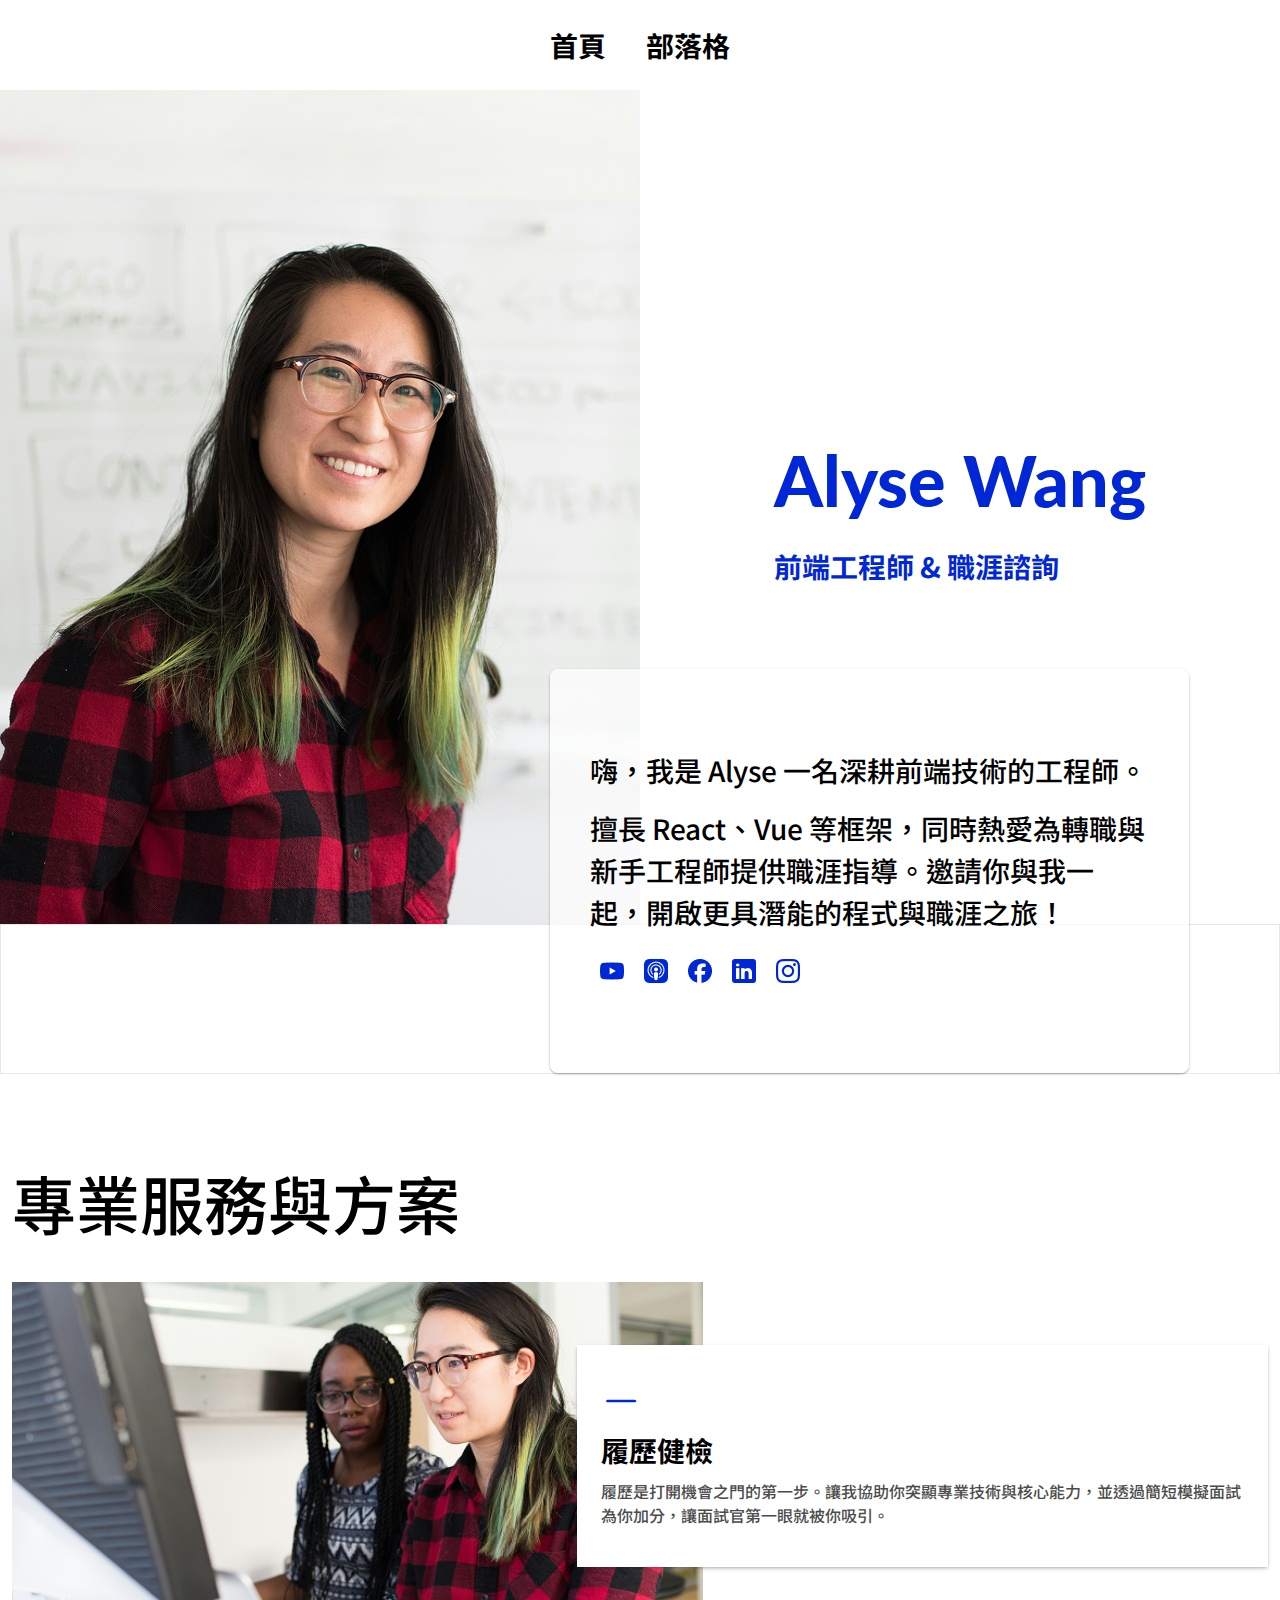
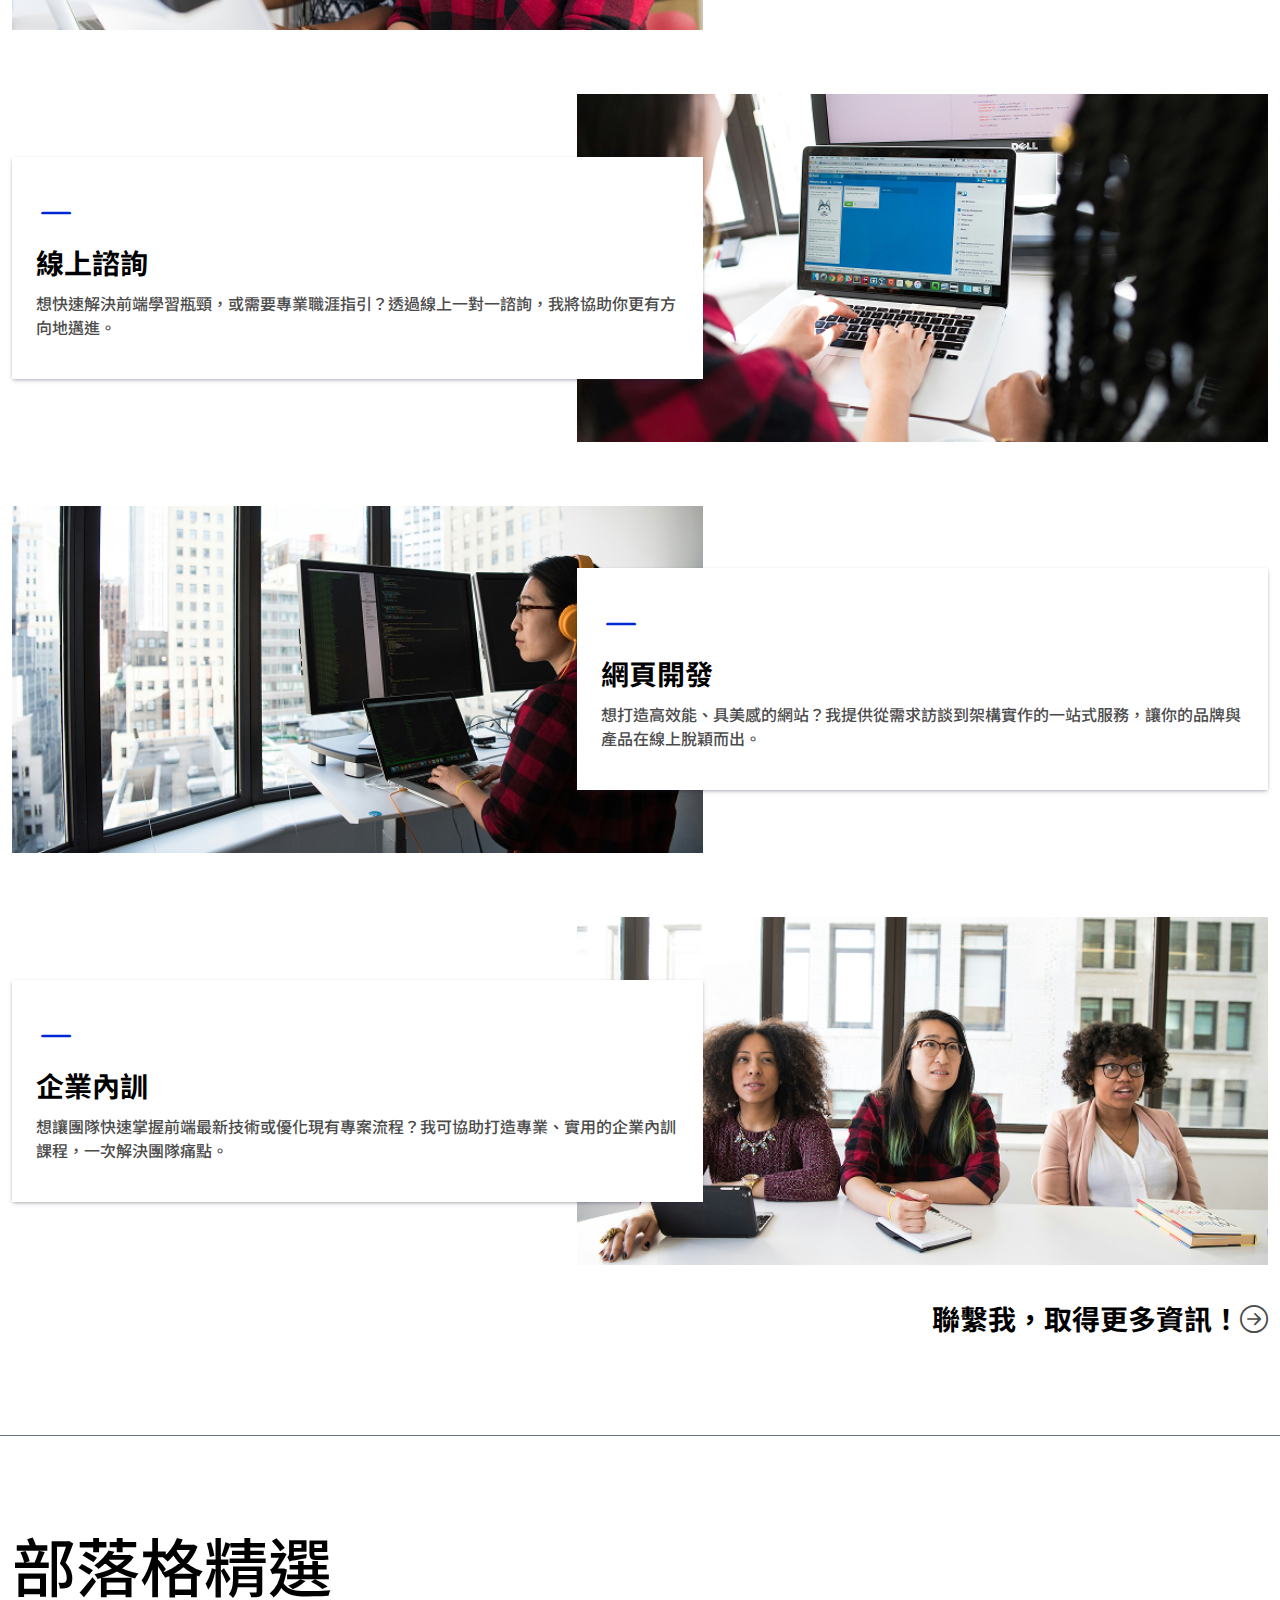
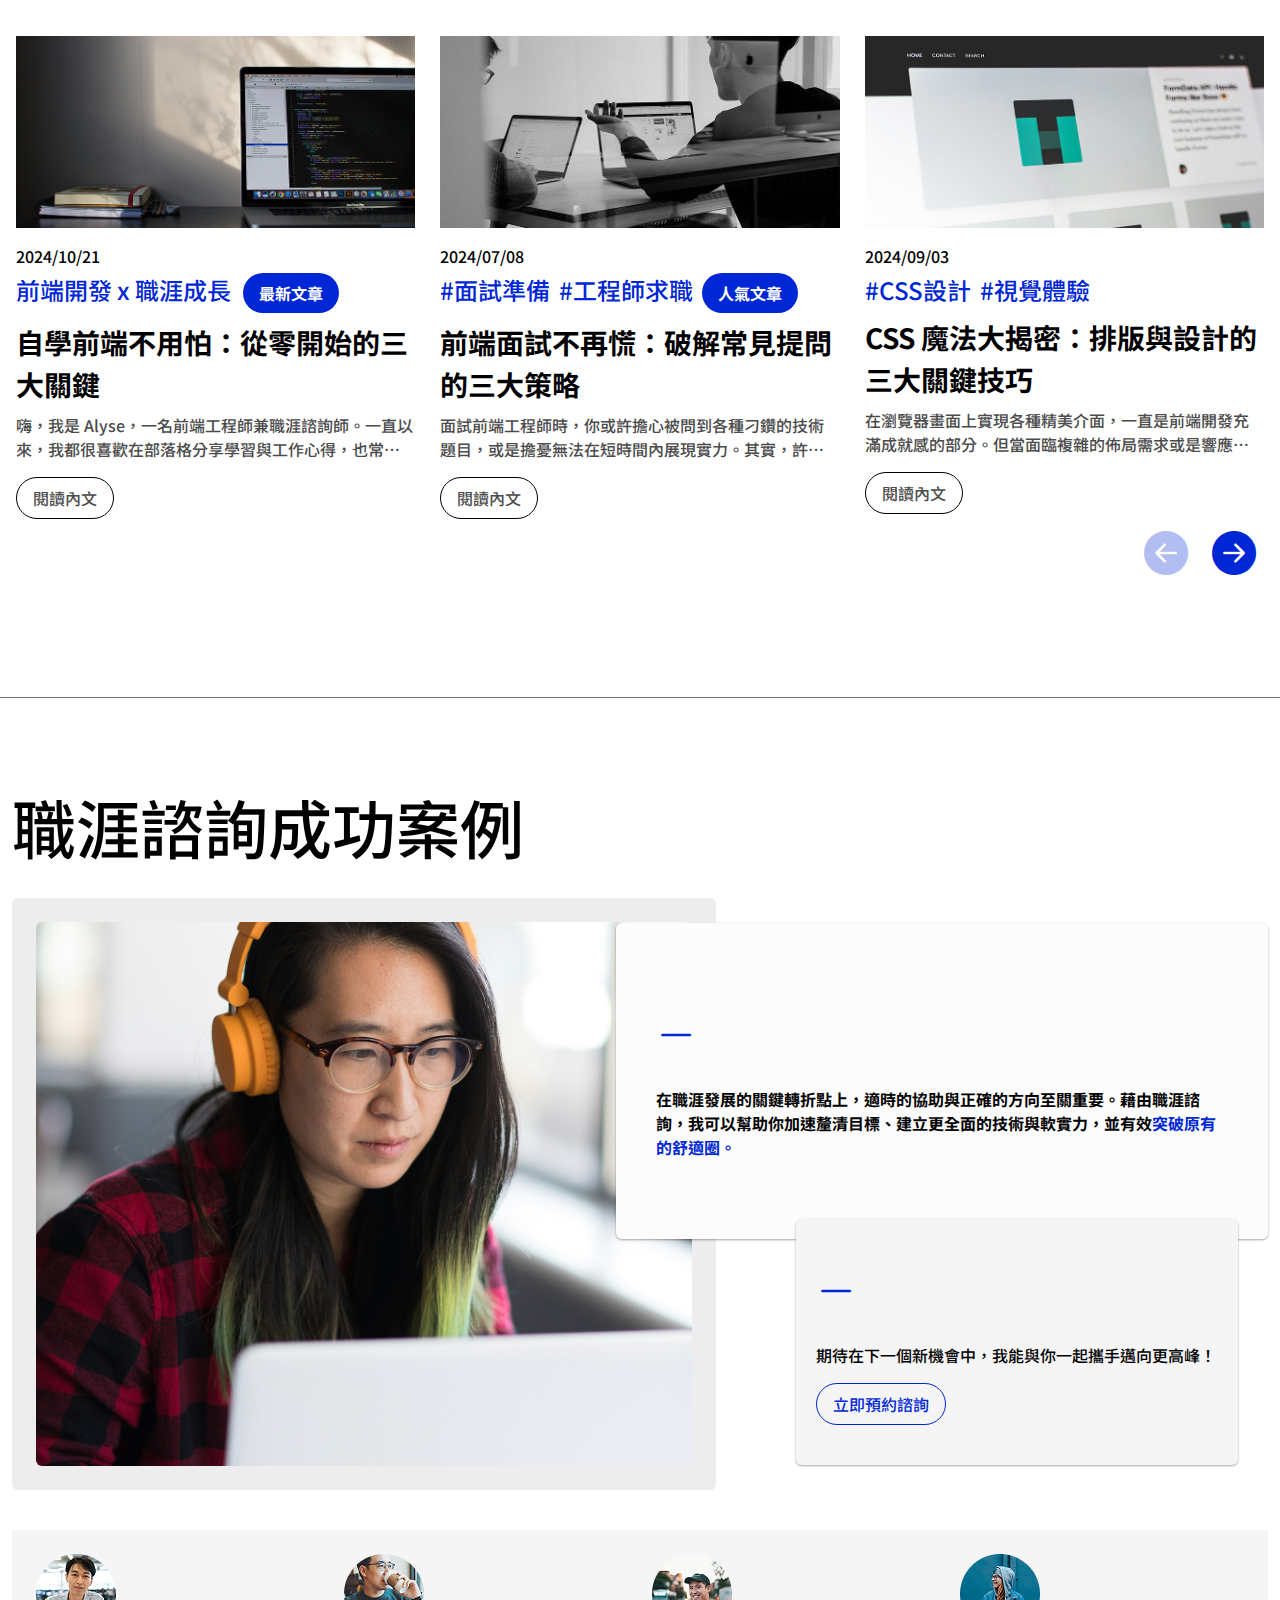
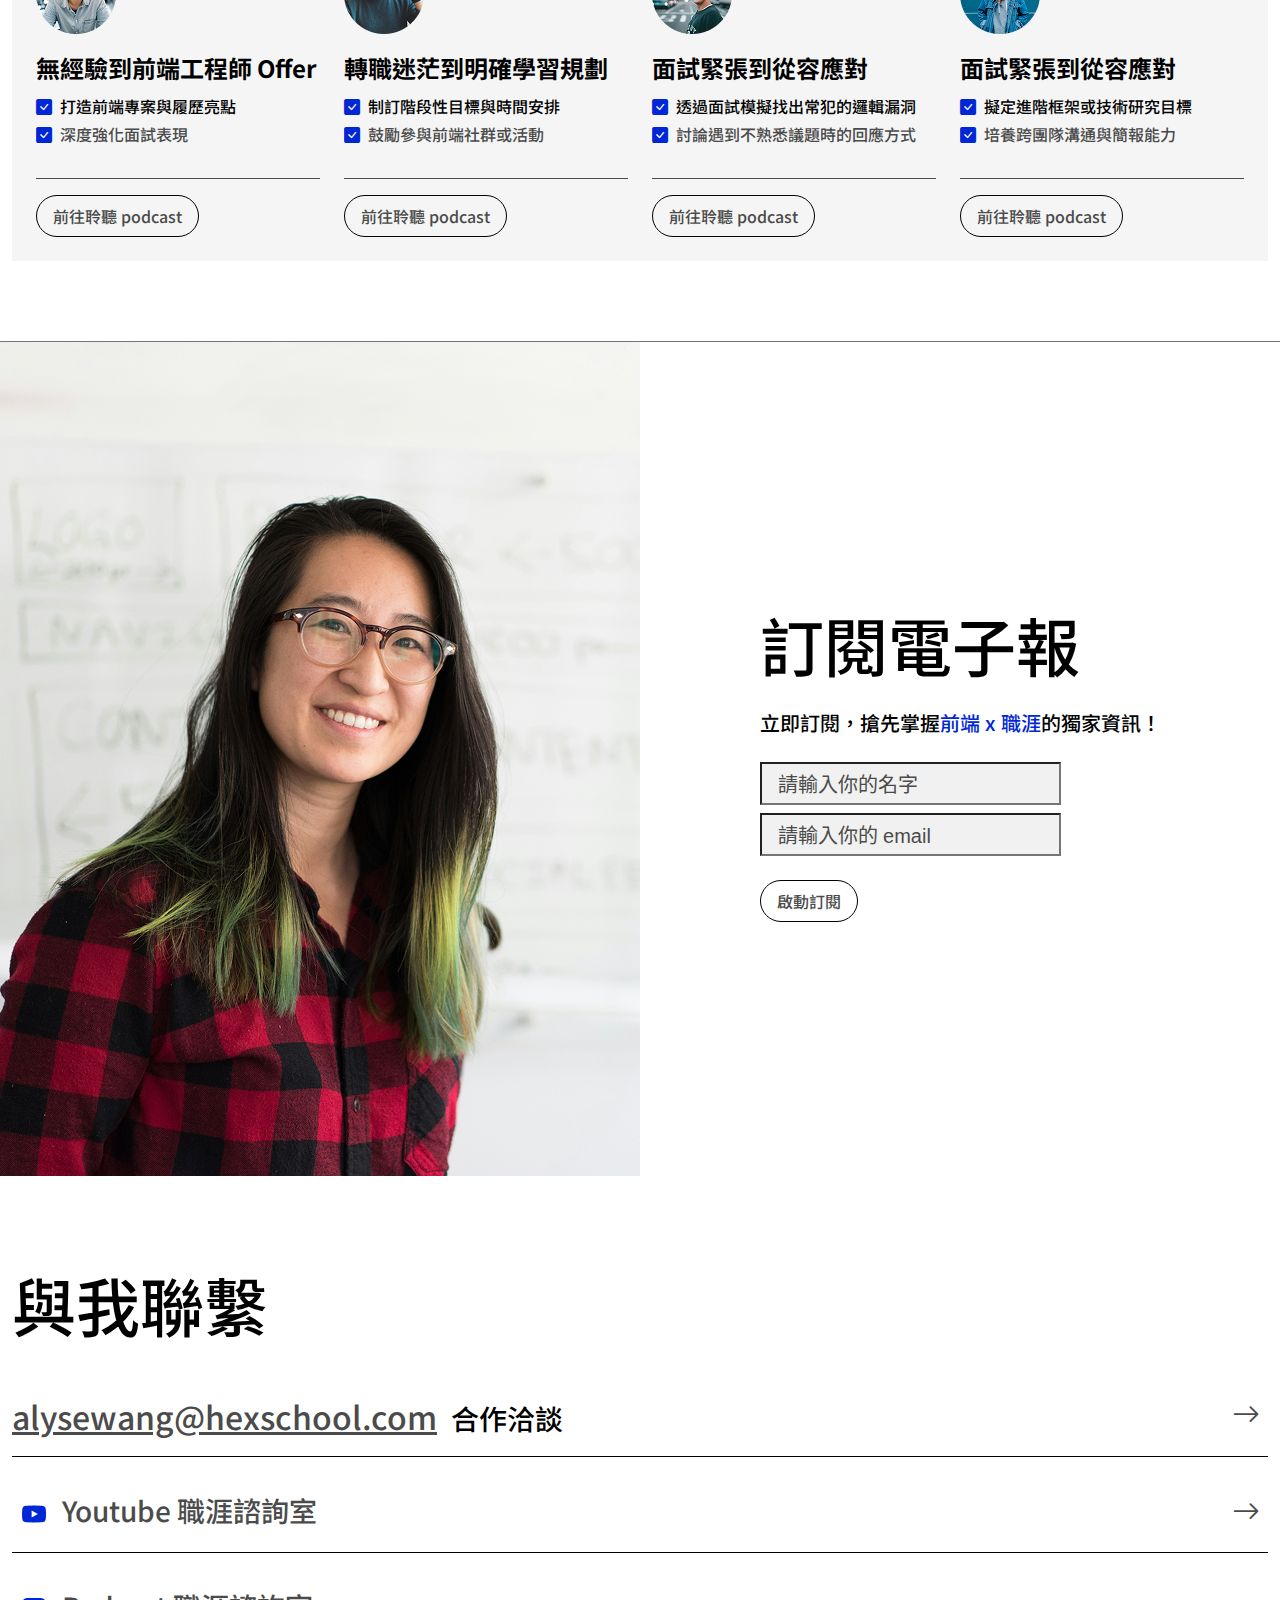
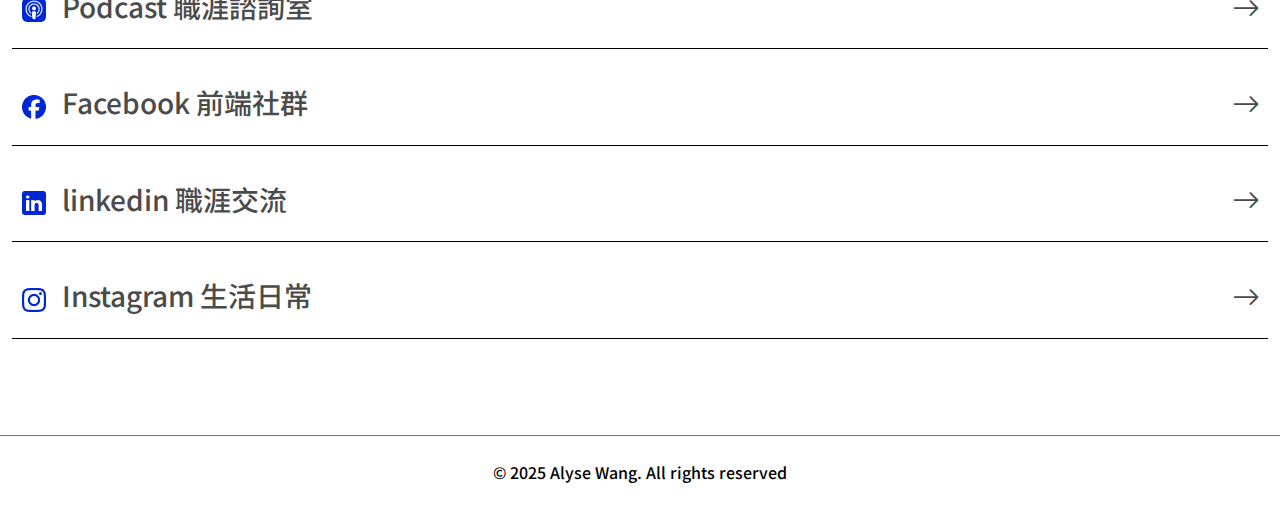
<file: course/index.html>
<!DOCTYPE html>
<html lang="zh-TW">
<head>
  <meta charset="UTF-8">
  <meta http-equiv="X-UA-Compatible" content="IE=edge">
  <meta name="viewport" content="width=device-width, initial-scale=1.0">
  <link href="https://fonts.googleapis.com/css2?family=Lato:wght@300;400;700;900&display=swap" rel="stylesheet">
  <link rel="stylesheet" href="https://cdn.jsdelivr.net/npm/bootstrap-icons/font/bootstrap-icons.css">
  <link rel="stylesheet" href="css/reset.css">
  <link rel="stylesheet" href="css/base.css">
  <link rel="stylesheet" href="css/layout.css">
  <link rel="stylesheet" href="css/index.css">
  <title>首頁</title>
</head>
<body>
  <header class="header">
    <ul class="nav-list">
      <li class="nav-item"><a href="index.html">首頁</a></li>
      <li class="nav-item"><a href="blog.html">部落格</a></li>
    </ul>
  </header>
  <!-- banner -->
  <section class="banner">
    <div class="pic">
      <img src="img/hero/Hero Section.png" alt="hero img"> 
    </div>
    <div class="content">
      <div class="overlay">
        <h1 class="site-title color-blue">Alyse Wang</h1>
        <p class="banner-text color-blue">前端工程師 & 職涯諮詢</p>
      </div>
    </div>
  </section>
  <section class="about">
    <div class="about-fea">
      <p class="large-text">嗨，我是 Alyse 一名深耕前端技術的工程師。</p>
      <p class="large-text">擅長 React、Vue 等框架，同時熱愛為轉職與新手工程師提供職涯指導。邀請你與我一起，開啟更具潛能的程式與職涯之旅！</p>
      <ul class="about-social-list">
        <li class="social-item"><a href="#"><img src="img/icon/onlyIcon.png" alt="youtube"></a></li>
        <li class="social-item"><a href="#"><img src="img/icon/onlyIcon-1.png" alt="Apple Podcasts"></a></li>
        <li class="social-item"><a href="#"><img src="img/icon/onlyIcon-2.png" alt="facebook"></a></li>
        <li class="social-item"><a href="#"><img src="img/icon/icons8-linkedin.png" alt="linkedin"></a></li>
        <li class="social-item"><a href="#"><img src="img/icon/onlyIcon-3.png" alt="instagram"></a></li>
      </ul>
    </div>
  </section>
  <!-- service -->
  <section class="section">
    <div class="container">
      <h2 class="section-title service-title">專業服務與方案</h2>
      <div class="service-wrap">
        <ul class="service-list">
          <li class="reverse-card">
            <div class="pic">
              <img src="img/index/photo.png" class="img" alt="service-1">
            </div>
            <div class="content">
              <span class="dash-lg color-blue"><i class="bi bi-dash-lg"></i></span>
              <h3 class="title">履歷健檢</h3>
              <p class="text">履歷是打開機會之門的第一步。讓我協助你突顯專業技術與核心能力，並透過簡短模擬面試為你加分，讓面試官第一眼就被你吸引。</p>
            </div>  
          </li>
          <li class="reverse-card card-order">
            <div class="content">
              <span class="dash-lg color-blue"><i class="bi bi-dash-lg"></i></span>
              <h3 class="title">線上諮詢</h3>
              <p class="text">想快速解決前端學習瓶頸，或需要專業職涯指引？透過線上一對一諮詢，我將協助你更有方向地邁進。</p>
            </div> 
            <div class="pic">
              <img src="img/index/photo2.png" class="img" alt="service-1">
            </div>
          </li>
          <li class="reverse-card">
            <div class="pic">
              <img src="img/index/photo3.png" class="img" alt="service-1">
            </div>
            <div class="content">
              <span class="dash-lg color-blue"><i class="bi bi-dash-lg"></i></span>
              <h3 class="title">網頁開發</h3>
              <p class="text">想打造高效能、具美感的網站？我提供從需求訪談到架構實作的一站式服務，讓你的品牌與產品在線上脫穎而出。</p>
            </div>  
          </li>
          <li class="reverse-card card-order">
            <div class="content">
              <span class="dash-lg color-blue"><i class="bi bi-dash-lg"></i></span>
              <h3 class="title title-large">企業內訓</h3>
              <p class="text">想讓團隊快速掌握前端最新技術或優化現有專案流程？我可協助打造專業、實用的企業內訓課程，一次解決團隊痛點。</p>
            </div> 
            <div class="pic">
              <img src="img/index/photo4.png" class="img" alt="service-1">
            </div>
          </li>
        </ul>
        <div class="service-text">
          <p class="large-text text-bold">聯繫我，取得更多資訊！</p>
          <p class="large-text"><a href="#"><i class="bi bi-arrow-right-circle"></i></a></p>
        </div>
      </div>
    </div>
  </section>
  <!-- slider -->
  <section class="section">
    <div class="container">
      <h2 class="section-title">部落格精選</h2>
      <div class="slider-wrap">
        <ul class="article-list">
          <li class="card">
            <img src="img/index/photo5.png" class="img" alt="article-list-1">
            <div class="content">
              <time class="date">2024/10/21</time>
              <div class="label">
                <span class="label-text color-blue">前端開發 x 職涯成長</span>  
                <span class="label-tag">最新文章</span>
              </div>
              <h2 class="title">自學前端不用怕：從零開始的三大關鍵</h2>
              <p class="text">嗨，我是 Alyse，一名前端工程師兼職涯諮詢師。一直以來，我都很喜歡在部落格分享學習與工作心得，也常有讀者問：「我想轉職/自學前端，該從哪裡開始？」其實自學的過程既自由又具挑戰性。我整理了三大關鍵，幫助你在短期內建立紮實基礎，並快速累積實戰經驗。希望能替你的前端之路帶來一些啟發與動力！</p>
              <a href="#" class="btn">閱讀內文</a>
            </div>  
          </li>  
          <li class="card">
            <img src="img/index/photo6.png" class="img" alt="article-list-1">
            <div class="content">
              <time class="date">2024/07/08</time>
              <div class="label">
                <a href="#" class="label-link">#面試準備</a>
                <a href="#" class="label-link">#工程師求職</a>
                <span class="label-tag">人氣文章</span>
              </div>
              <h2 class="title">前端面試不再慌：破解常見提問的三大策略</h2>
              <p class="text">面試前端工程師時，你或許擔心被問到各種刁鑽的技術題目，或是擔憂無法在短時間內展現實力。其實，許多面試官關注的重點並不僅是程式碼本身，更包含問題解決的流程與溝通能力。這篇文章將分享我在面試過程中常見的三大難題，以及如何以更具條理的方式回應，讓你在面試場合中脫穎而出。</p>
              <a href="#" class="btn">閱讀內文</a>
            </div>  
          </li> 
          <li class="card">
            <img src="img/index/photo7.png" class="img" alt="article-list-1">
            <div class="content">
              <time class="date">2024/09/03</time>
              <div class="label">
                <a href="#" class="label-link">#CSS設計</a>
                <a href="#" class="label-link">#視覺體驗</a>
              </div>
              <h2 class="title">CSS 魔法大揭密：排版與設計的三大關鍵技巧</h2>
              <p class="text">在瀏覽器畫面上實現各種精美介面，一直是前端開發充滿成就感的部分。但當面臨複雜的佈局需求或是響應式設計時，往往讓人抓破頭皮。這篇文章想跟大家分享我在實務專案中累積的三大技巧，幫助你更有效率地駕馭 CSS，打造兼具美感與功能性的網頁。</p>
              <a href="#" class="btn">閱讀內文</a>
            </div>  
          </li>
        </ul>
        <ul class="arrow">
          <li class="pre"><a href=""><i class="bi bi-arrow-left-circle-fill"></i></a></li>
          <li class="next"><a href=""><i class="bi bi-arrow-right-circle-fill"></i></a></li>
        </ul>
      </div>
    </div>
  </section>
  <!--sample-->
  <section class="section">
    <div class="container">
      <h2 class="section-title">
        <span>職涯諮詢</span><span>成功案例</span>
      </h2>
      <div class="sample-wrap">
        <div class="main-content">
          <div class="image-box">
            <img src="img/index/photo8.png" class="img" alt="sample-img">
          </div>
          <div class="text-box">
            <div class="text-card">
              <div class="dash-box">
                <span class="dash-lg color-blue"><i class="bi bi-dash-lg"></i></span>
              </div>
              <p class="text-bold">在職涯發展的關鍵轉折點上，適時的協助與正確的方向至關重要。藉由職涯諮詢，我可以幫助你加速釐清目標、建立更全面的技術與軟實力，並有效<span class="color-blue">突破原有的舒適圈。</span></p>
            </div>
            <div class="text-card-bottom">
              <div class="dash-box">
                <span class="dash-lg color-blue"><i class="bi bi-dash-lg"></i></span>
              </div>
              <p class="text-card-text">期待在下一個新機會中，我能與你一起攜手邁向更高峰！</p>
              <a href="#" class="btn btn-blue">立即預約諮詢</a>
            </div>
          </div>
        </div> 
        <ul class="sample-list ">
          <li class="card">
            <img src="img/people/people.png" class="img" alt="people-1">
            <div class="content">
              <h3 class="sample-title">無經驗到前端工程師 Offer</h2>
              <ul>
                <li class="sample-text"><i class="bi bi-check-square-fill"></i>打造前端專案與履歷亮點</li>
                <li class="text"><i class="bi bi-check-square-fill"></i>深度強化面試表現</li>
              </ul>
            </div>
            <a href="#" class="btn">前往聆聽 podcast</a>
          </li>
          <li class="card">
            <img src="img/people/people2.png" class="img" alt="people-2">
            <div class="content box-style">
              <h3 class="sample-title">轉職迷茫到明確學習規劃</h2>
              <ul>
                <li class="sample-text"><i class="bi bi-check-square-fill"></i>制訂階段性目標與時間安排</li>
                <li class="text"><i class="bi bi-check-square-fill"></i>鼓勵參與前端社群或活動</li>
              </ul>
            </div>
            <a href="#" class="btn">前往聆聽 podcast</a>
          </li>
          <li class="card">
            <img src="img/people/people3.png" class="img" alt="people-3">
            <div class="content box-style">
              <h3 class="sample-title">面試緊張到從容應對</h2>
              <ul>
                <li class="sample-text"><i class="bi bi-check-square-fill"></i>透過面試模擬找出常犯的邏輯漏洞</li>
                <li class="text"><i class="bi bi-check-square-fill"></i>討論遇到不熟悉議題時的回應方式</li>
              </ul>
            </div>
            <a href="#" class="btn">前往聆聽 podcast</a>
          </li>
          <li class="card">
            <img src="img/people/people4.png" class="img" alt="people-4">
            <div class="content box-style">
              <h3 class="sample-title">面試緊張到從容應對</h2>
              <ul>
                <li class="sample-text"><i class="bi bi-check-square-fill"></i>擬定進階框架或技術研究目標</li>
                <li class="text"><i class="bi bi-check-square-fill"></i>培養跨團隊溝通與簡報能力</li>
              </ul>
            </div>
            <a href="#" class="btn">前往聆聽 podcast</a>
          </li>
        </ul> 
      </div>
    </div>
  </section>
  <!--subscribe-->
  <section class="subscribe">
    <div class="pic">
      <img src="img/hero/Hero Section.png" class="img" alt=""> 
    </div>
    <div class="content">
      <div class="overlay">
        <div class="head">
          <h2 class="section-title subscribe-title">訂閱電子報</h2>
          <p class="scribe-text">立即訂閱，搶先掌握<span class="color-blue">前端 x 職涯</span>的獨家資訊！</p>
        </div>
        <form action="" class="form">
          <input type="text" name="" id="" value="請輸入你的名字">
          <input type="email" name="" id="" value="請輸入你的 email">
        </form>
        <a href="#" class="btn">啟動訂閱</a>
      </div>
    </div>
  </section>
  <!--contact-->
  <section class="section">
    <div class="container">
      <h2 class="section-title">與我聯繫</h2>
        <ul class="link-list">
          <li class="link-item large-text">
            <span>
            <a href="#" class="btn-line extra-text" class="extra-text">alysewang@hexschool.com</a>
            合作洽談</span>
            <a href="#"><i class="bi bi-arrow-right text-lg"></i></a>
          </li>
          <li class="link-item large-text">
            <a href="#" target="_blank">
              <img src="img/icon/onlyIcon.png" alt="youtube">
              Youtube 職涯諮詢室
            </a>
            <a href="#"><i class="bi bi-arrow-right text-lg"></i></a>
          </li>
          <li class="link-item large-text">
            <a href="#" target="_blank">
              <img src="img/icon/onlyIcon-1.png" alt="Podcast">
              Podcast 職涯諮詢室
            </a>
            <a href="#"><i class="bi bi-arrow-right text-lg"></i></a>
          </li>
          <li class="link-item large-text">
            <a href="#" target="_blank">
              <img src="img/icon/onlyIcon-2.png" alt="Facebook">
              Facebook 前端社群
            </a>
            <a href="#"><i class="bi bi-arrow-right text-lg"></i></a>
          </li>
          <li class="link-item large-text">
            <a href="#" target="_blank">
              <img src="img/icon/icons8-linkedin.png" alt="linkedin">
              linkedin 職涯交流
            </a>
            <a href="#"><i class="bi bi-arrow-right text-lg"></i></a>
          </li>
          <li class="link-item large-text"> 
            <a href="#" target="_blank">
              <img src="img/icon/onlyIcon-3.png" alt="Instagram">
              Instagram 生活日常
            </a>
            <a href="#"><i class="bi bi-arrow-right text-lg"></i></a>
          </span></li>
        </ul>
    </div>
  </section>
  <footer class="footer">
    <p class="copyright">© 2025 Alyse Wang. All rights reserved</p>
  </footer>

</body>
</html>
</file>
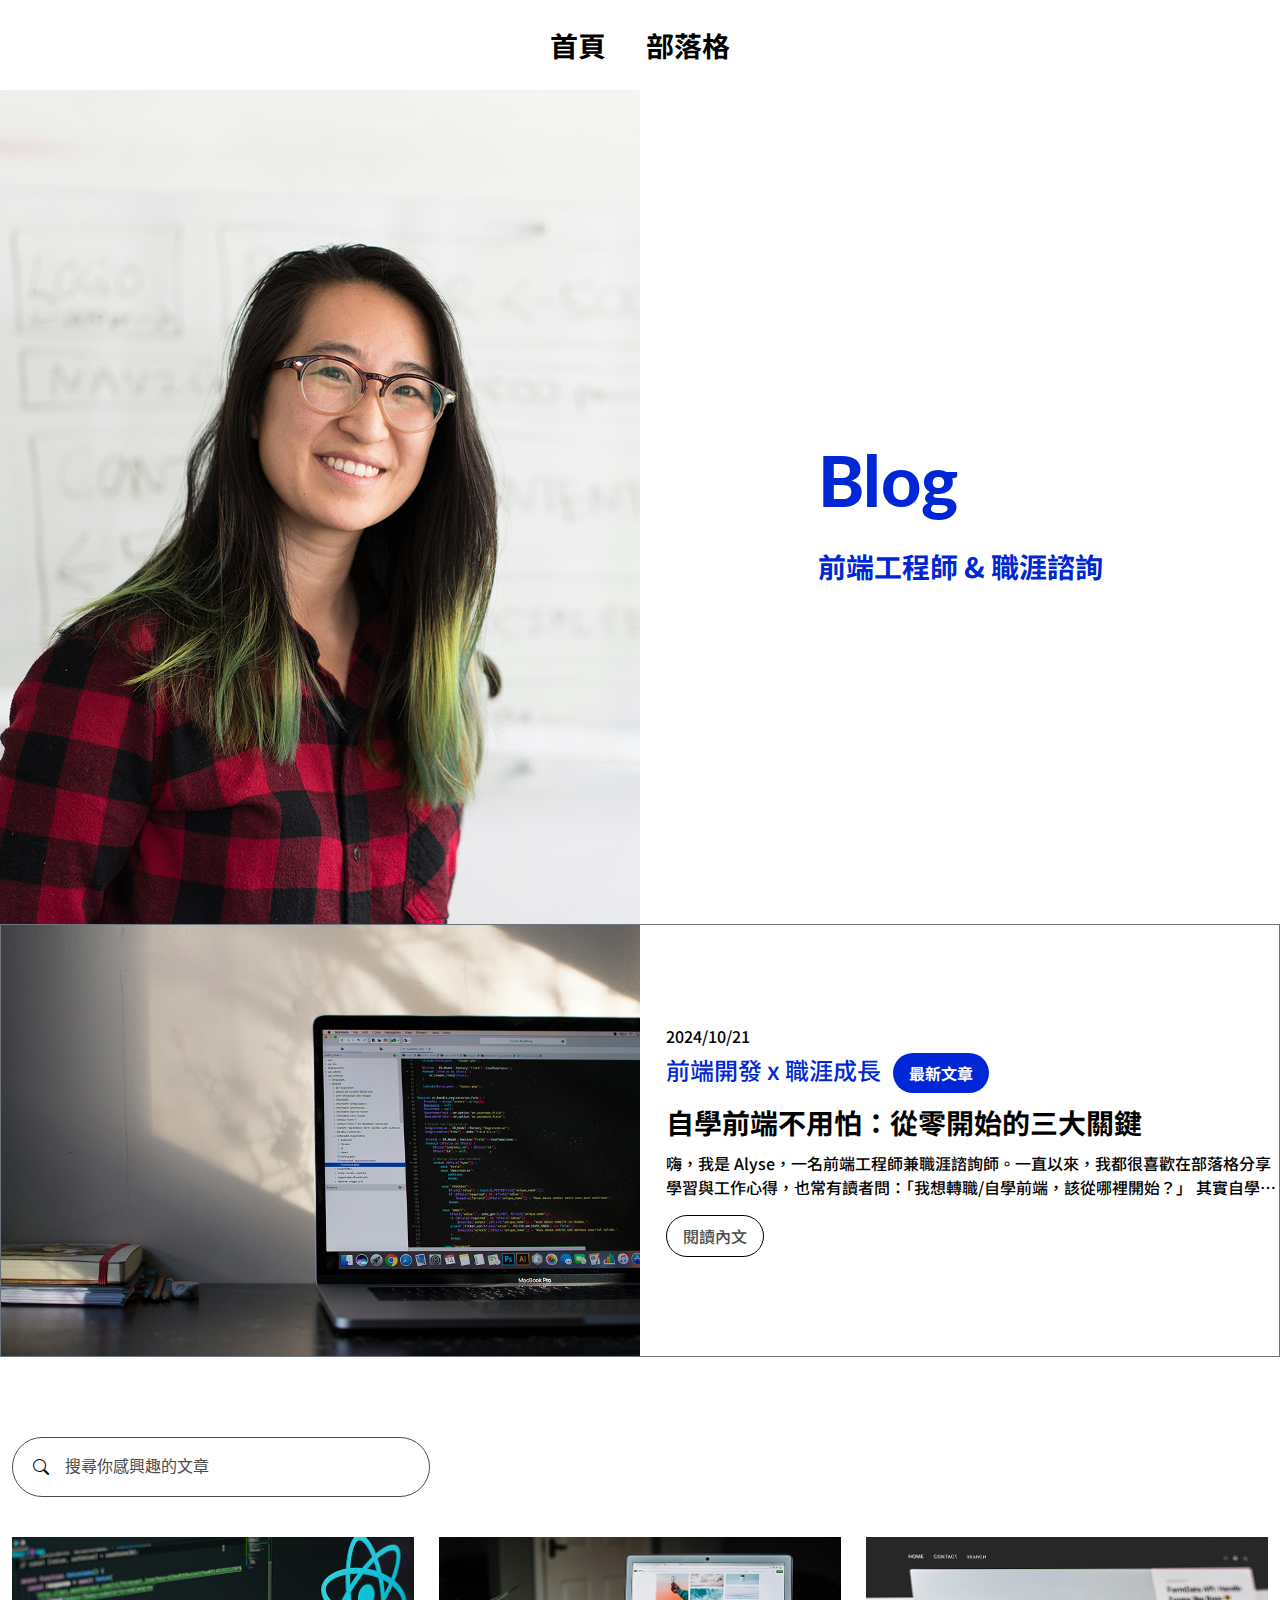
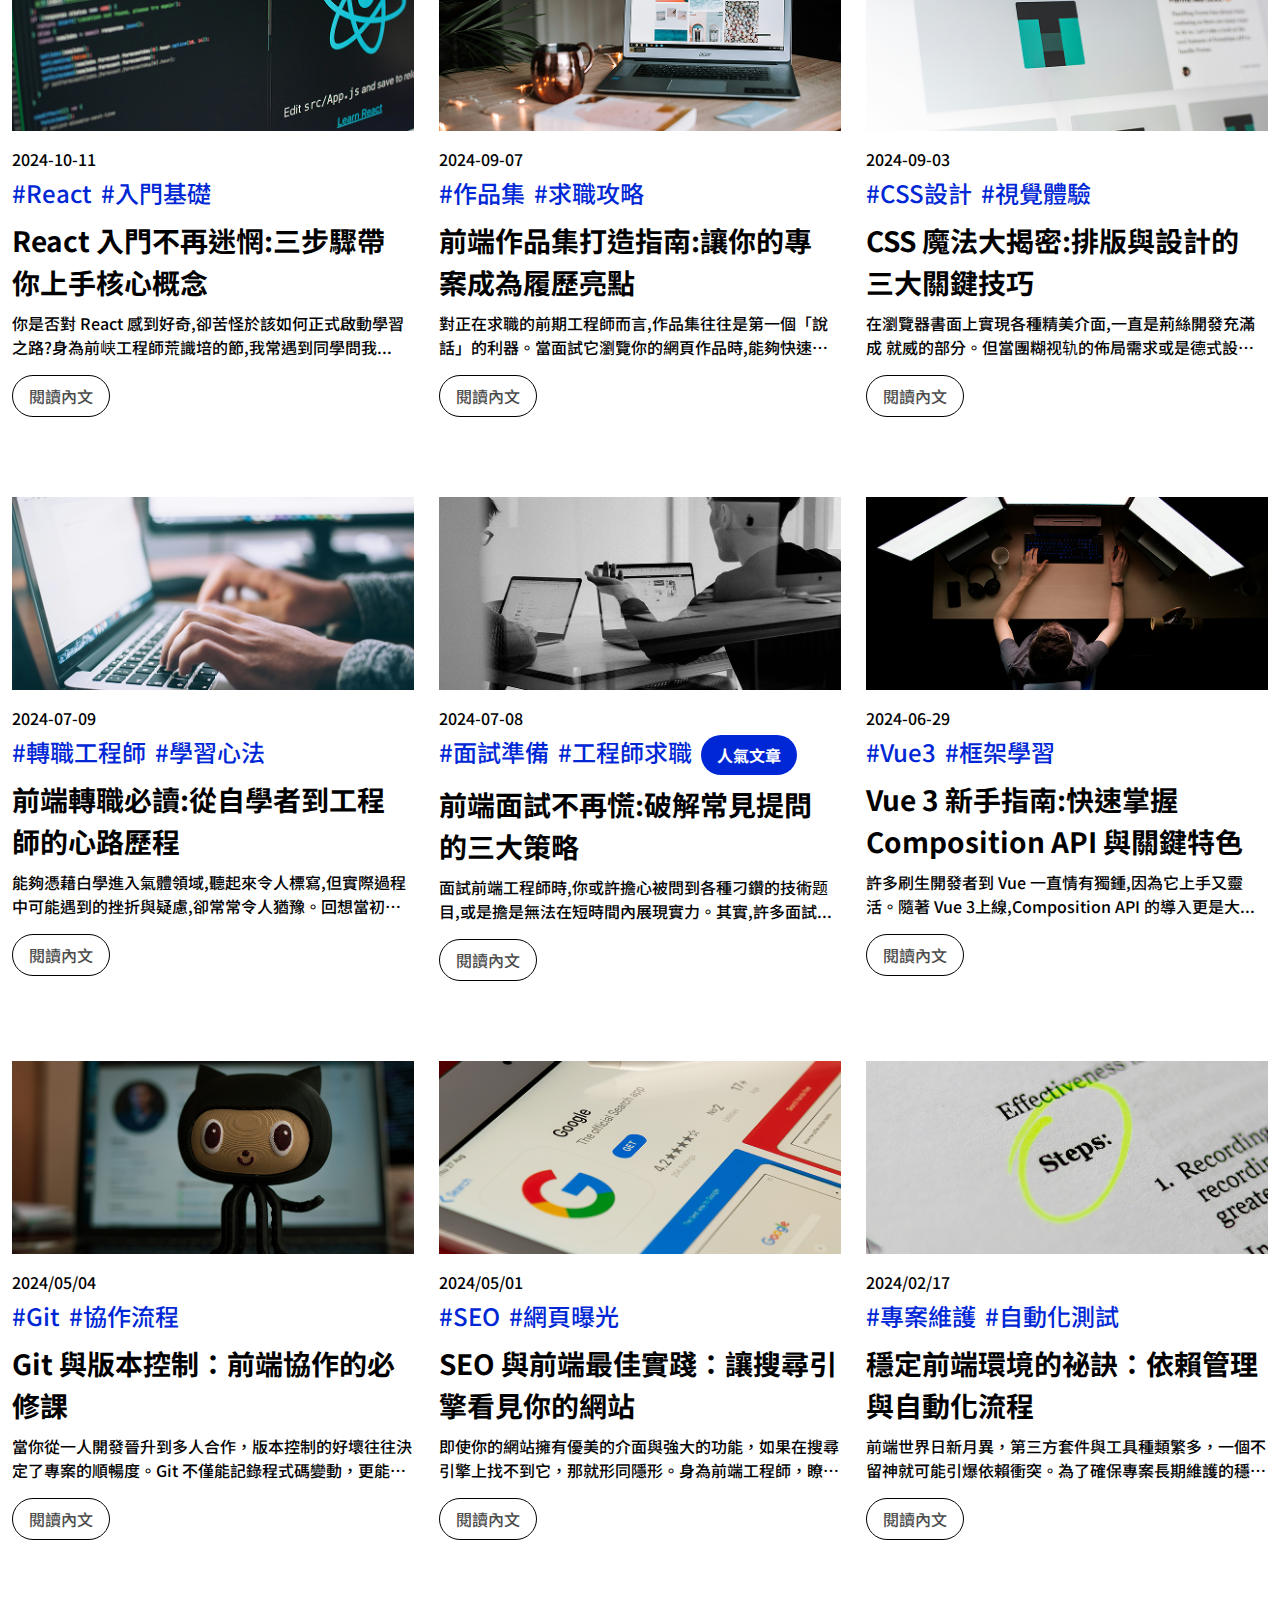
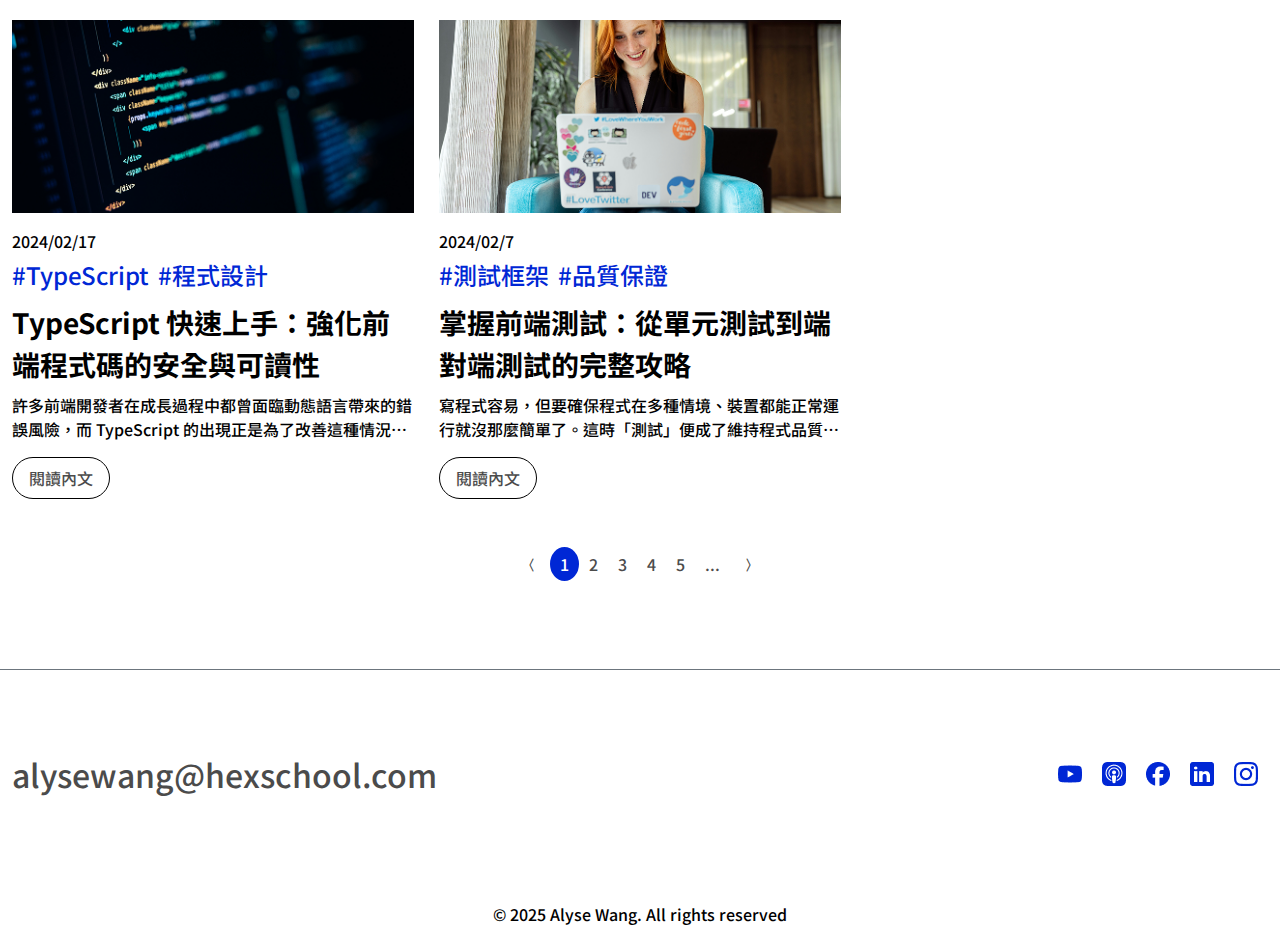
<file: course/blog.html>
<!DOCTYPE html>
<html lang="zh-TW">
<head>
  <meta charset="UTF-8">
  <meta http-equiv="X-UA-Compatible" content="IE=edge">
  <meta name="viewport" content="width=device-width, initial-scale=1.0">
  <!--google font-->
  <link href="https://fonts.googleapis.com/css2?family=Lato:wght@300;400;700;900&display=swap" rel="stylesheet">
  <!--bootstrap-icon-->
  <link rel="stylesheet" href="https://cdn.jsdelivr.net/npm/bootstrap-icons/font/bootstrap-icons.css">
  <!--css-->
  <link rel="stylesheet" href="css/reset.css">
  <link rel="stylesheet" href="css/base.css">
  <link rel="stylesheet" href="css/layout.css">
  <link rel="stylesheet" href="css/blog.css">
  <title>最新文章列表</title>
  <!-- Google tag (gtag.js) -->
  <script async src="https://www.googletagmanager.com/gtag/js?id=G-PW6FVMRHQD"></script>
  <script>
    window.dataLayer = window.dataLayer || [];
    function gtag(){dataLayer.push(arguments);}
    gtag('js', new Date());
  
    gtag('config', 'G-PW6FVMRHQD');
  </script>
</head>
<body>
  <!--header-->
  <header class="header">
    <ul class="nav-list">
      <li class="nav-item"><a href="index.html">首頁</a></li>
      <li class="nav-item"><a href="blog.html">部落格</a></li>
    </ul>
  </header>
  <!--banner-->
  <section class="banner">
    <div class="pic">
      <img src="img/hero/Hero Section.png" alt="hero img"> 
    </div>
    <div class="content">
      <div class="overlay">
        <h1 class="site-title color-blue">Blog</h1>
        <p class="banner-text color-blue">前端工程師 & 職涯諮詢</p>
      </div>
    </div>
  </section>
  <!--featured-post-->
  <section class="featured-post">
    <div class="pic">
      <img src="img/blog/About Section.png" class="img" alt="featured-img">
    </div>
    <div class="content">
      <time class="date">2024/10/21</time>
      <div class="label">
        <!--<p><a href="#">前端開發 </a>x<a href="#"> 職涯成長</a></p>-->
        <span class="label-text color-blue">前端開發 x 職涯成長</span>
        <span class="label-tag">最新文章</span>
      </div>
      <h2 class="title">自學前端不用怕：從零開始的三大關鍵</h1>
      <p class="text">嗨，我是 Alyse，一名前端工程師兼職涯諮詢師。一直以來，我都很喜歡在部落格分享學習與工作心得，也常有讀者問：「我想轉職/自學前端，該從哪裡開始？」 其實自學的過程既自由又具挑戰性。我整理了三大關鍵，幫助你在短期內建立紮實基礎，並快速累積實戰經驗。希望能替你的前端之路帶來一些啟發與動力！</p>
      <a href="blogdetail.html" class="btn">閱讀內文</a> 
    </div>
  </section>
  <!--main-->
  <main class="main">
    <div class="container">
      <div class="main-wrap">
        <form action="" class="form">
          <span class="search"><i class="bi bi-search"></i></span>
          <input class="search-input" type="search" name="" id="" value="搜尋你感興趣的文章">
        </form> 
        <ul class="article-list">
          <li class="card">
            <img src="img/blog/photo01.png" class="img" alt="index-1">
            <div class="content">
              <time class="date">2024-10-11</time> 
              <div class="label"> 
                <a href="#" class="label-link">#React</a>
                <a href="#" class="label-link">#入門基礎</a>
              </div>
              <h3 class="title">React 入門不再迷惘:三步驟帶 你上手核心概念</h3>
              <p class="text">你是否對 React 感到好奇,卻苦怪於該如何正式啟動學習 之路?身為前峡工程師荒識培的節,我常遇到同學問我... </p>
              <a href="#" class="btn">閱讀內文</a>
            </div>
          </li>  
          <li class="card">
            <img src="img/blog/photo02.png" alt="index-2">
            <div class="content">
              <time class="date">2024-09-07</time>  
              <div class="label">
                <a href="#" class="label-link">#作品集</a>
                <a href="#" class="label-link">#求職攻略</a>
              </div>
              <h3 class="title">前端作品集打造指南:讓你的專 案成為履歷亮點</h3>
              <p class="text">對正在求職的前期工程師而言,作品集往往是第一個「說 話」的利器。當面試它瀏覽你的網頁作品時,能夠快速了...</p>
              <a href="#" class="btn">閱讀內文</a>
            </div>
          </li>
          <li class="card">
            <img src="img/blog/photo03.png" alt="index-3">
            <div class="content">
              <time class="date">2024-09-03</time> 
              <div class="label">
                <a href="#" class="label-link">#CSS設計</a>
                <a href="#" class="label-link">#視覺體驗</a>
              </div> 
              <h3 class="title">CSS 魔法大揭密:排版與設計的 三大關鍵技巧</h3>
              <p class="text">
                在瀏覽器書面上實現各種精美介面,一直是荊絲開發充滿成 就威的部分。但當團糊视轨的佈局需求或是德式設計時...
              </p>
              <a href="#" class="btn">閱讀內文</a>
            </div>
          </li>  
          <li class="card">
            <img src="img/blog/photo04.png" alt="index-4">
            <div class="content">
              <time class="date">2024-07-09</time>
              <div class="label">
                <a href="#" class="label-link">#轉職工程師</a>
                <a href="#" class="label-link">#學習心法</a>
              </div> 
              <h3 class="title">前端轉職必讀:從自學者到工程 師的心路歷程</h3>
              <p class="text">能夠憑藉白學進入氣體領域,聽起來令人標寫,但實際過程 中可能遇到的挫折與疑慮,卻常常令人猶豫。回想當初我...</p>
              <a href="#" class="btn">閱讀內文</a>
            </div> 
          </li>
          <li class="card">
            <img src="img/blog/photo05.png" alt="index-5">
            <div class="content">
              <time class="date">2024-07-08</time>
              <div class="label">
                <a href="#" class="label-link">#面試準備</a>
                <a href="#" class="label-link">#工程師求職</a>
                <span class="label-tag">人氣文章</span>
              </div>
              <h3 class="title">前端面試不再慌:破解常見提問 的三大策略</h3>
              <p class="text">面試前端工程師時,你或許擔心被問到各種刁鑽的技術题 目,或是擔是無法在短時間內展現實力。其實,許多面試...</p>
              <a href="#" class="btn">閱讀內文</a>
            </div> 
          </li>
          <li class="card">
            <img src="img/blog/photo06.png" alt="index-6">
            <div class="content">
              <time class="date">2024-06-29</time>
              <div class="label">
                <a href="#" class="label-link">#Vue3</a>
                <a href="#" class="label-link">#框架學習</a>
              </div>
              <h3 class="title">Vue 3 新手指南:快速掌握Composition API 與關鍵特色</h3>
              <p class="text">許多刷生開發者到 Vue 一直情有獨鍾,因為它上手又靈 活。隨著 Vue 3上線,Composition API 的導入更是大...</p>
              <a href="#" class="btn">閱讀內文</a>
            </div>
          </li>
          <li class="card">
            <img src="img/blog/photo07.png" alt="index-7">
            <div class="content">
              <time class="date">2024/05/04</time>
              <div class="label">
                <a href="#" class="label-link">#Git</a>
                <a href="#" class="label-link">#協作流程</a>
              </div>
              <h3 class="title">Git 與版本控制：前端協作的必修課</h3>
              <p class="text">當你從一人開發晉升到多人合作，版本控制的好壞往往決定了專案的順暢度。Git 不僅能記錄程式碼變動，更能確保每位成員都在正確的分支上完成任務。透過這篇文章，你將了解常見的 Git 流程，並學會在前端專案中輕鬆管理與協作。</p>
              <a href="#" class="btn">閱讀內文</a>
            </div>
          </li>
          <li class="card">
            <img src="img/blog/photo08.png" alt="index-8">
            <div class="content">
              <time class="date">2024/05/01</time>
              <div class="label">
                <a href="#" class="label-link">#SEO</a>
                <a href="#" class="label-link">#網頁曝光</a>
              </div>
              <h3 class="title">SEO 與前端最佳實踐：讓搜尋引擎看見你的網站</h3>
              <p class="text">即使你的網站擁有優美的介面與強大的功能，如果在搜尋引擎上找不到它，那就形同隱形。身為前端工程師，瞭解基本的 SEO 概念與技術是讓網站脫穎而出的關鍵。這篇文章將分享我在前端實作時，常用的 SEO 小技巧與實務做法，幫助你顯著提升網站曝光度。</p>
              <a href="#" class="btn">閱讀內文</a>
            </div>
          </li>
          <li class="card">
            <img src="img/blog/photo09.png" alt="index-9">
            <div class="content">
              <time class="date">2024/02/17</time>
              <div class="label">
                <a href="#" class="label-link">#專案維護</a>
                <a href="#" class="label-link">#自動化測試</a>
              </div>
              <h3 class="title">穩定前端環境的祕訣：依賴管理與自動化流程</h3>
              <p class="text">前端世界日新月異，第三方套件與工具種類繁多，一個不留神就可能引爆依賴衝突。為了確保專案長期維護的穩定度，建立一套良好的依賴管理與自動化流程至關重要。在本文中，我會分享從套件更新到測試部署的實務經驗，讓你在開發時不再手忙腳亂。</p>
              <a href="#" class="btn">閱讀內文</a>
            </div>
          </li>
          <li class="card">
            <img src="img/blog/photo10.png" alt="index-10">
            <div class="content">
              <time class="date">2024/02/17</time>
              <div class="label">
                <a href="#" class="label-link">#TypeScript</a>
                <a href="#" class="label-link">#程式設計</a>
              </div>
              <h3 class="title">TypeScript 快速上手：強化前端程式碼的安全與可讀性</h3>
              <p class="text">許多前端開發者在成長過程中都曾面臨動態語言帶來的錯誤風險，而 TypeScript 的出現正是為了改善這種情況。它能在開發階段即發現型別錯誤，並帶來更友善的程式碼提示。本篇文章將介紹如何在前端專案中導入 TypeScript，並透過真實案例展示它為開發流程帶來的優勢。</p>
              <a href="#" class="btn">閱讀內文</a>
            </div>
          </li>
          <li class="card">
            <img src="img/blog/photo11.png" alt="index-11">
            <div class="content">
              <time class="date">2024/02/7</time>
              <div class="label">
                <a href="#" class="label-link">#測試框架</a>
                <a href="#" class="label-link">#品質保證</a>
              </div>
              <h3 class="title">掌握前端測試：從單元測試到端對端測試的完整攻略</h3>
              <p class="text">寫程式容易，但要確保程式在多種情境、裝置都能正常運行就沒那麼簡單了。這時「測試」便成了維持程式品質的關鍵環節。從最基礎的單元測試，到模擬使用者行為的端對端測試，每一種測試方式都有它的價值與最佳應用情境。本文將帶你認識不同類型的前端測試工具，以及如何在開發流程中實踐自動化測試，打造更穩定、可預期的專案。</p>
              <a href="#" class="btn">閱讀內文</a>
            </div>
          </li>
        </ul>
        <ul class="number-list">
          <li class="number-item pre"><a href=""><i class="bi bi-chevron-compact-left"></i></a></li>
          <li class="number-item active"><a href="#">1</a></li>
          <li class="number-item"><a href="#">2</a></li>
          <li class="number-item"><a href="#">3</a></li>
          <li class="number-item"><a href="#">4</a></li>
          <li class="number-item"><a href="#">5</a></li>
          <li class="number-item" ><a href="#">...</a></li>
          <li class="number-item next"><a href=""><i class="bi bi-chevron-compact-right"></i></a></li>
        </ul>
      </div>
    </div>
  </main>
  <div class="contact">
    <div class="container">
      <div class="contact-wrap">
        <a href="mailto:alysewang@hexschool.com" class="contact-text">alysewang@hexschool.com</a>
        <ul class="social-list">
          <li class="social-item"><a href="#" target="_blank"><img src="img/icon/onlyIcon.png" alt="youtube" title="youtube"></a></li>
          <li class="social-item"><a href="#" target="_blank"><img src="img/icon/onlyIcon-1.png" alt="podcast" title="podcast"></a></li>
          <li class="social-item"><a href="#" target="_blank"><img src="img/icon/onlyIcon-2.png" alt="facebook" title="facebook"></a></li>
          <li class="social-item"><a href="#" target="_blank"><img src="img/icon/icons8-linkedin.png" alt="linkedin" title="linkedin"></a></li>
          <li class="social-item"><a href="#" target="_blank"><img src="img/icon/onlyIcon-3.png" alt="instagram" title="instagram"></a></li>
        </ul>
      </div>
    </div> 
  </div>  
  <!--footer-->
  <footer class="footer">
    <p class="copyright">© 2025 Alyse Wang. All rights reserved</p>
  </footer>

</body>
</html>
</file>
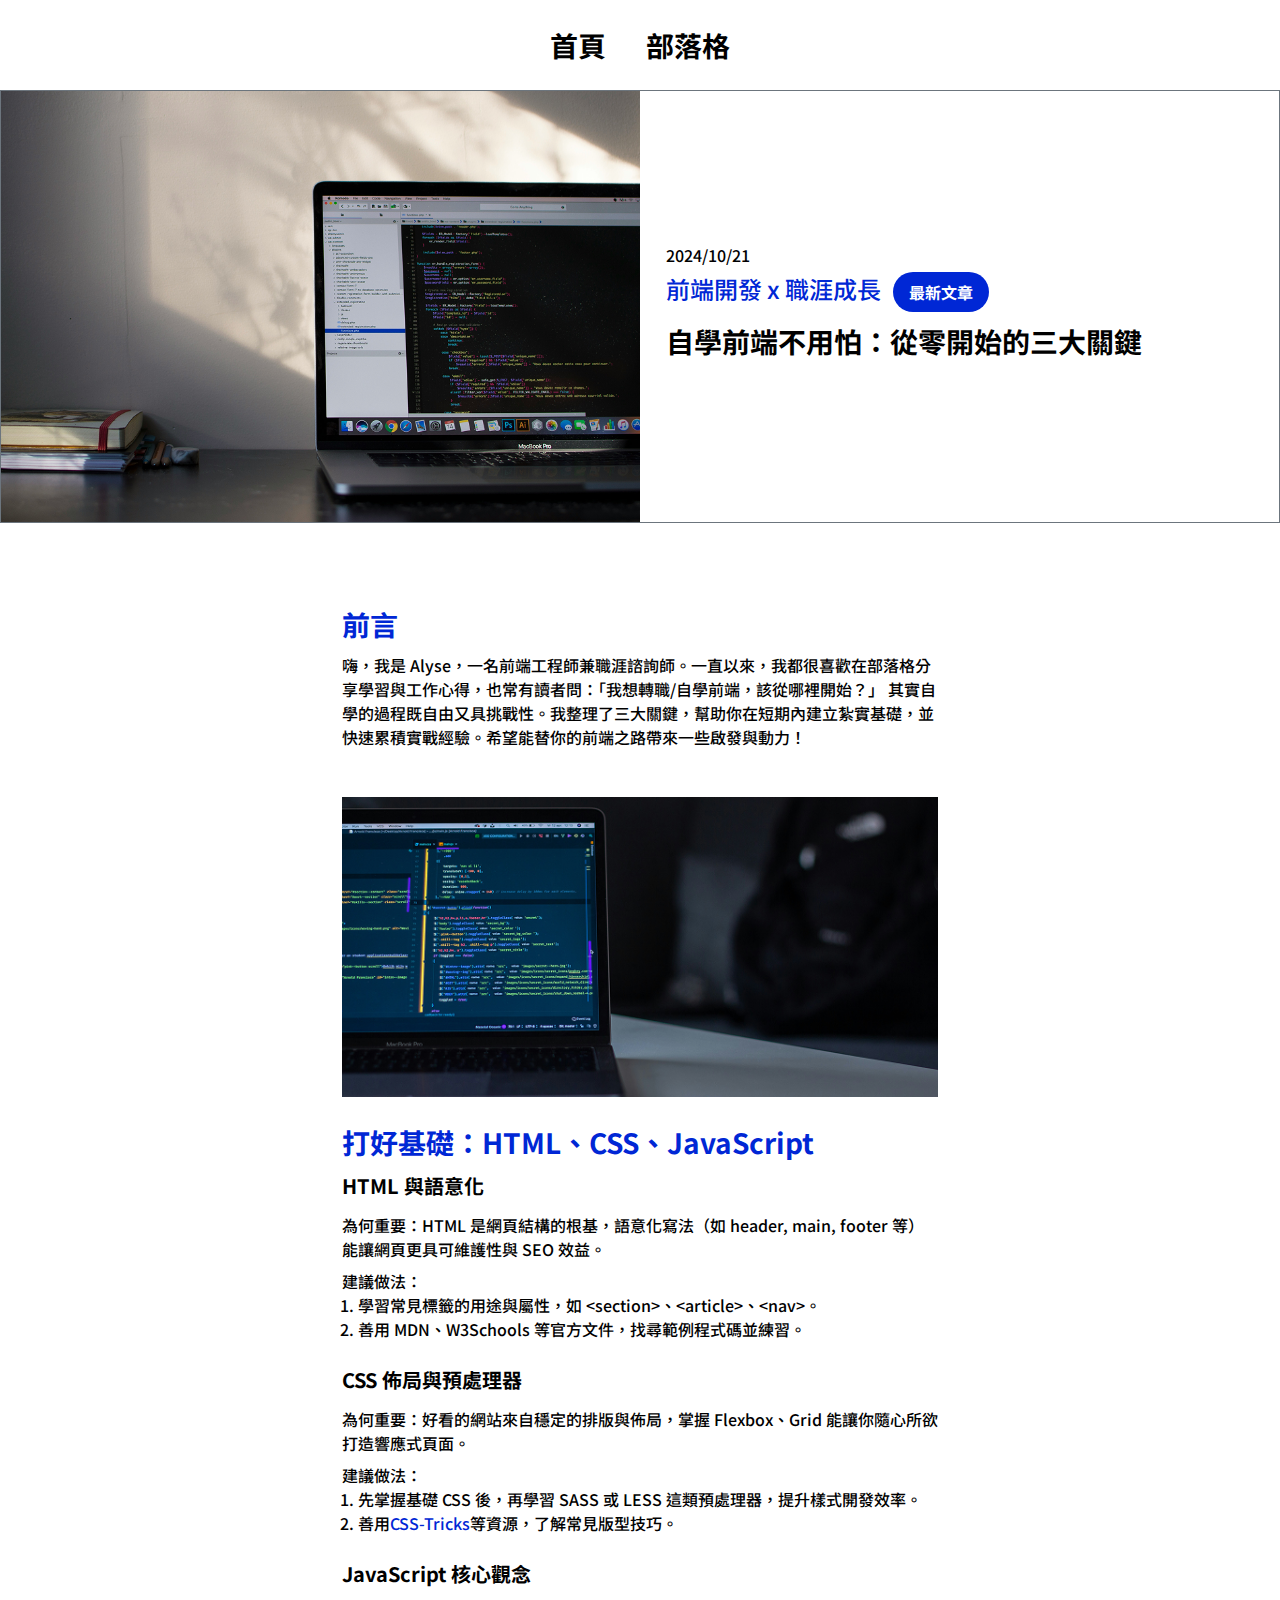
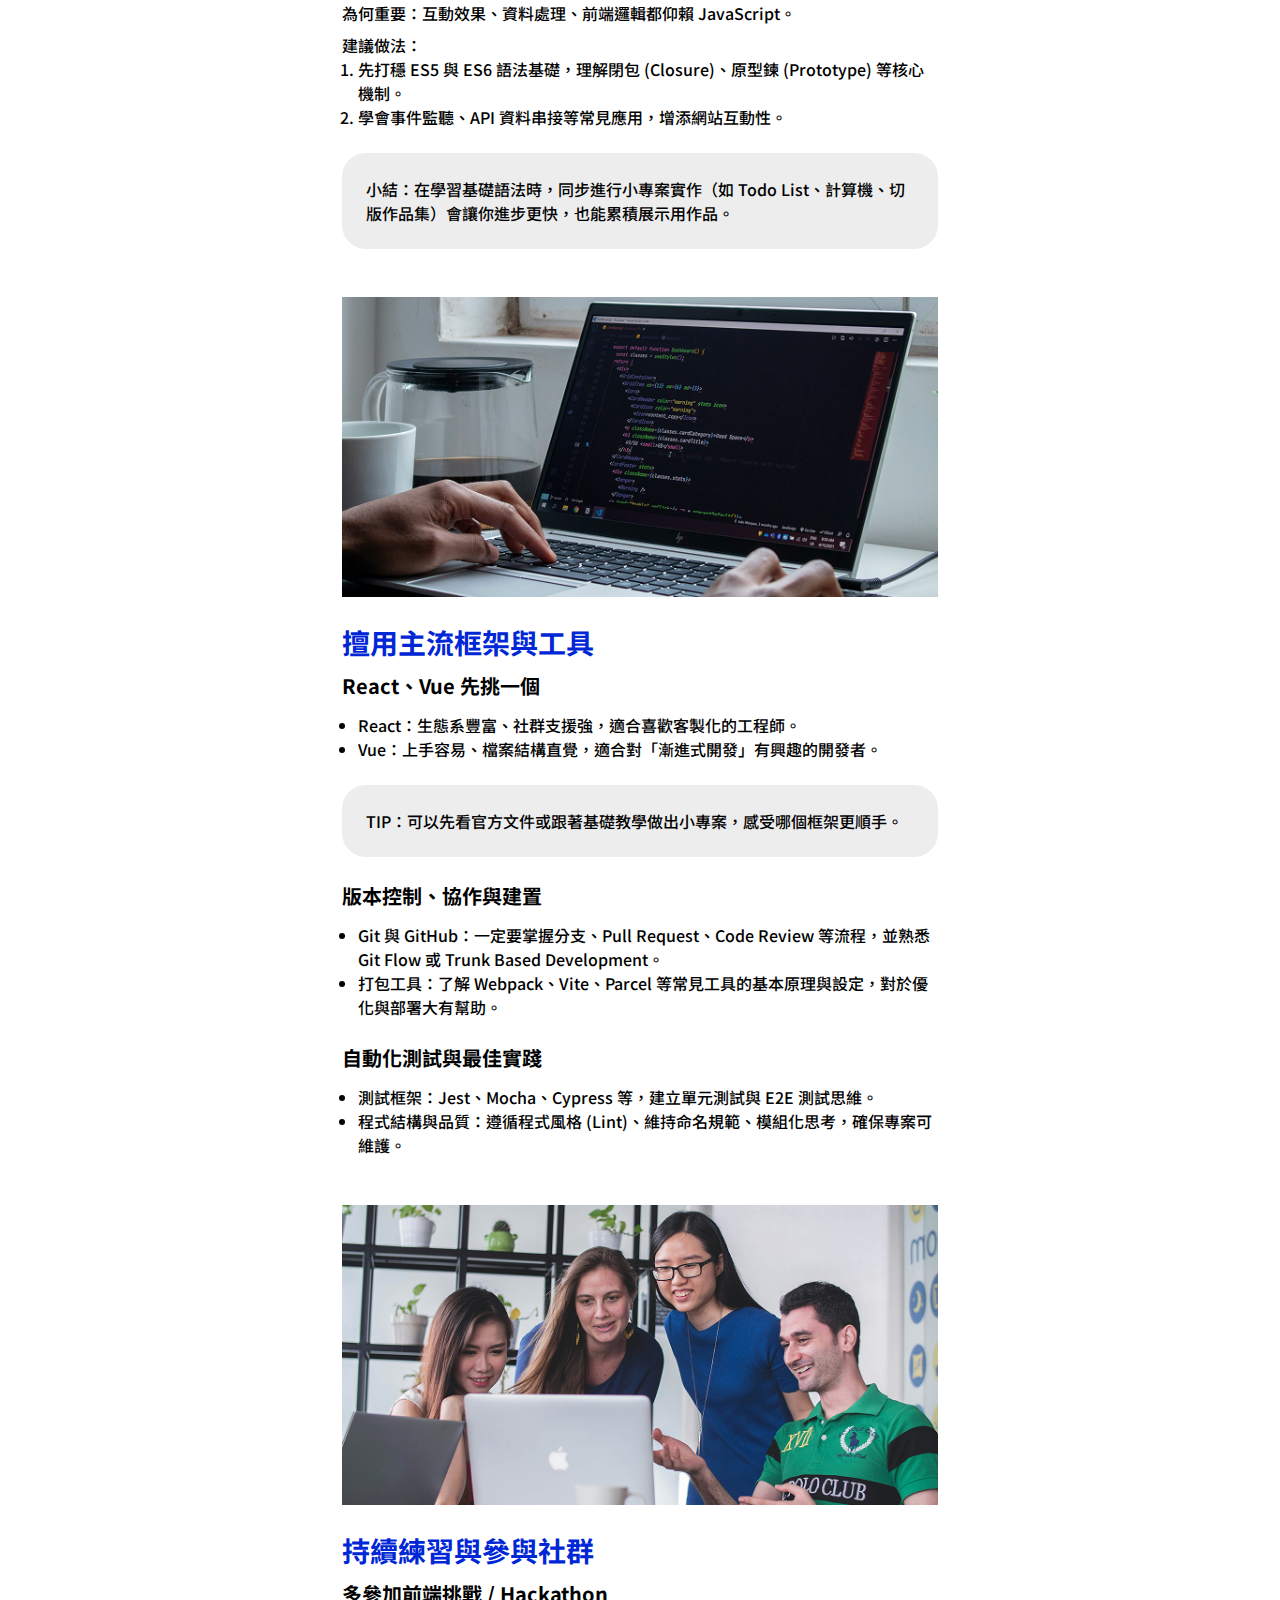
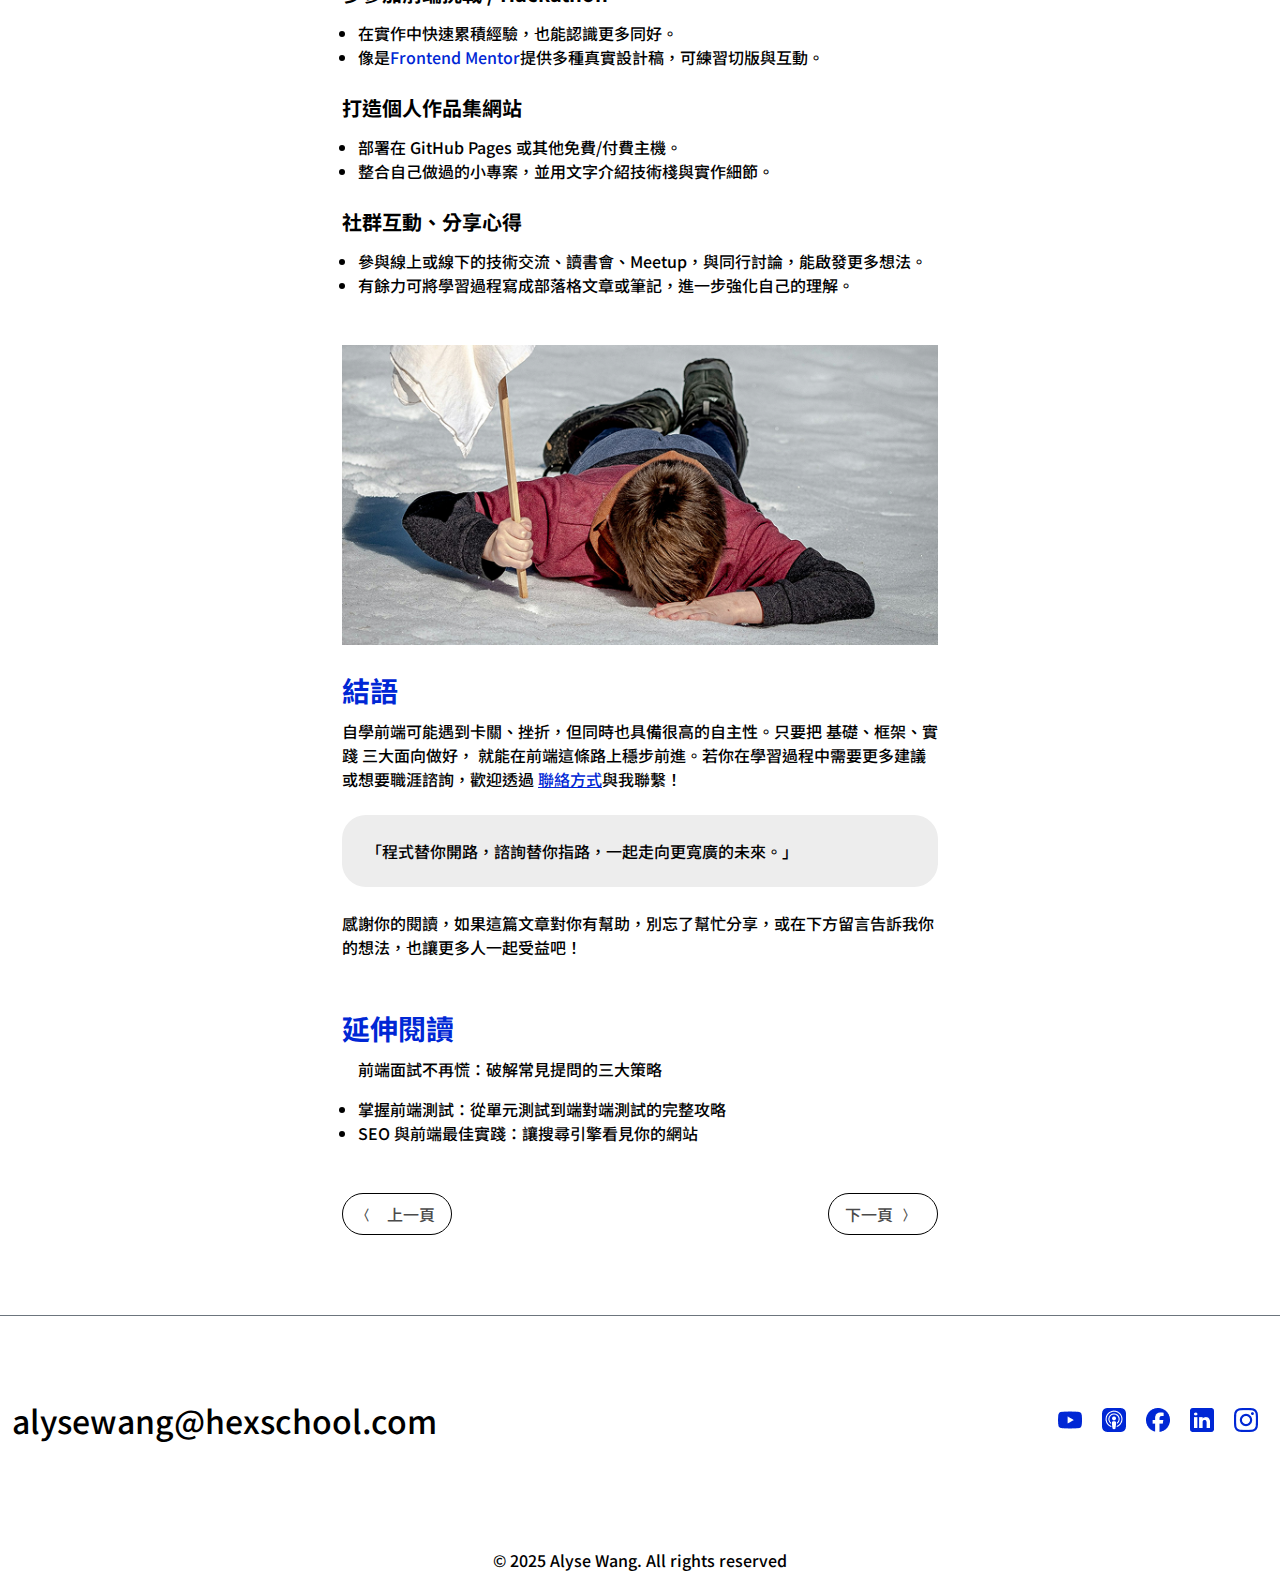
<file: course/blogdetail.html>
<!DOCTYPE html>
<html lang="zh-TW">
<head>
  <meta charset="UTF-8">
  <meta http-equiv="X-UA-Compatible" content="IE=edge">
  <meta name="viewport" content="width=device-width, initial-scale=1.0">
  <link href="https://fonts.googleapis.com/css2?family=Lato:wght@300;400;700;900&display=swap" rel="stylesheet"> 
  <link rel="stylesheet" href="https://cdn.jsdelivr.net/npm/bootstrap-icons/font/bootstrap-icons.css">
  <link rel="stylesheet" href="css/reset.css">
  <link rel="stylesheet" href="css/base.css">
  <link rel="stylesheet" href="css/layout.css">
  <link rel="stylesheet" href="css/page.css">
  <title>自學前端不用怕：從零開始的三大關鍵</title>
</head>
<body>
  <header class="header">
    <ul class="nav-list">
      <li class="nav-item"><a href="index.html">首頁</a></li>
      <li class="nav-item"><a href="blog.html">部落格</a></li>
    </ul>
  </header>
  <section class="featured-post">
    <div class="pic">
      <img src="img/blog/About Section.png" class="img" alt="featured-img">
    </div>
    <div class="content">
      <time class="date">2024/10/21</time>
      <div class="label">
        <!--<p><a href="#">前端開發 </a>x<a href="#"> 職涯成長</a></p>-->
        <span class="label-text color-blue">前端開發 x 職涯成長</span>
        <span class="label-tag">最新文章</span>
      </div>
      <h1 class="title">自學前端不用怕：從零開始的三大關鍵</h1>
    </div>
  </section>
  <main class="main">
    <div class="container">
      <article class="article">
        <!--sec-1-->
        <div class="article-section">
          <h2 class="title color-blue">前言</h2>
          <!--<p class="text mb-2">-->
          <p>
            嗨，我是 Alyse，一名前端工程師兼職涯諮詢師。一直以來，我都很喜歡在部落格分享學習與工作心得，也常有讀者問：「我想轉職/自學前端，該從哪裡開始？」
其實自學的過程既自由又具挑戰性。我整理了三大關鍵，幫助你在短期內建立紮實基礎，並快速累積實戰經驗。希望能替你的前端之路帶來一些啟發與動力！
          </p>
        </div> 
        <!--sec-2-->
        <div class="article-section">
          <img src="img/blog/content1.png" alt="sec-1">
          <h2 class="title color-blue">打好基礎：HTML、CSS、JavaScript</h2>
          <h3 class="subtitle">HTML 與語意化</h3>
          <p class="article-text">為何重要：HTML 是網頁結構的根基，語意化寫法（如 header, main, footer 等）能讓網頁更具可維護性與 SEO 效益。</p>
          <p>建議做法：</p>
          <ol class="ol-text-list">
            <li>學習常見標籤的用途與屬性，如 &lt;section&gt;、&lt;article&gt;、&lt;nav&gt;。</li>
            <li>善用 MDN、W3Schools 等官方文件，找尋範例程式碼並練習。</li>
          </ol>
          <h3 class="subtitle">CSS 佈局與預處理器</h3>
          <p class="article-text">為何重要：好看的網站來自穩定的排版與佈局，掌握 Flexbox、Grid 能讓你隨心所欲打造響應式頁面。</p>
          <p>建議做法：</p>
          <ol class="ol-text-list">
            <li>先掌握基礎 CSS 後，再學習 SASS 或 LESS 這類預處理器，提升樣式開發效率。</li>
            <li>善用<a href="#" class="btn-link color-blue">CSS-Tricks</a>等資源，了解常見版型技巧。</li>
          </ol>
          <h3 class="title subtitle">JavaScript 核心觀念</h3>
          <p class="article-text">為何重要：互動效果、資料處理、前端邏輯都仰賴 JavaScript。</p>
          <p>建議做法：</p>
          <ol class="ol-text-list">
            <li>先打穩 ES5 與 ES6 語法基礎，理解閉包 (Closure)、原型鍊 (Prototype) 等核心機制。</li>
            <li>學會事件監聽、API 資料串接等常見應用，增添網站互動性。</li>
          </ol>
          <div class="text-area">
            <p>小結：在學習基礎語法時，同步進行小專案實作（如 Todo List、計算機、切版作品集）會讓你進步更快，也能累積展示用作品。</p>
          </div>
        </div>
        <!--sec-3-->
        <div class="article-section">
          <img src="img/blog/content2.png" alt="sec-2">
          <h2 class="title color-blue">擅用主流框架與工具</h2>
          <h3 class="subtitle">React、Vue 先挑一個</h3>
          <ul class="ul-text-list">
            <li>React：生態系豐富、社群支援強，適合喜歡客製化的工程師。</li>
            <li>Vue：上手容易、檔案結構直覺，適合對「漸進式開發」有興趣的開發者。</li>  
          </ul>
          <div class="text-area">
            <p>TIP：可以先看官方文件或跟著基礎教學做出小專案，感受哪個框架更順手。</p>
          </div>
          <h3 class="subtitle">版本控制、協作與建置</h3>
          <ul class="ul-text-list">
            <li>Git 與 GitHub：一定要掌握分支、Pull Request、Code Review 等流程，並熟悉 Git Flow 或 Trunk Based Development。</li>
            <li>打包工具：了解 Webpack、Vite、Parcel 等常見工具的基本原理與設定，對於優化與部署大有幫助。</li>
          </ul>
          <h3 class="subtitle">自動化測試與最佳實踐</h3>
          <ul class="ul-text-list">
            <li>測試框架：Jest、Mocha、Cypress 等，建立單元測試與 E2E 測試思維。</li>
            <li>程式結構與品質：遵循程式風格 (Lint)、維持命名規範、模組化思考，確保專案可維護。</li>
          </ul>
        </div>
        <!--sec-4-->
        <div class="article-section">
          <img src="img/blog/content3.png" alt="sec-3">
          <h2 class="title color-blue">持續練習與參與社群</h2>
          <h3 class="title subtitle">多參加前端挑戰 / Hackathon</h3>
          <ul class="ul-text-list">
            <li>在實作中快速累積經驗，也能認識更多同好。</li>
            <li>像是<a href="#" class="btn-link color-blue">Frontend Mentor</a>提供多種真實設計稿，可練習切版與互動。</li>
          </ul>
          <h3 class="subtitle">打造個人作品集網站</h3>
          <ul class="ul-text-list">
            <li>部署在 GitHub Pages 或其他免費/付費主機。</li>
            <li>整合自己做過的小專案，並用文字介紹技術棧與實作細節。</li>
          </ul>
          <h3 class="subtitle">社群互動、分享心得</h3>
          <ul class="ul-text-list">
            <li>參與線上或線下的技術交流、讀書會、Meetup，與同行討論，能啟發更多想法。</li>
            <li>有餘力可將學習過程寫成部落格文章或筆記，進一步強化自己的理解。</li>
          </ul>
        </div>
        <!--sec-5-->
        <div class="article-section">
          <img src="img/blog/content4.png" alt="sec-4">
          <h2 class="title color-blue">結語</h2>
          <p>
            自學前端可能遇到卡關、挫折，但同時也具備很高的自主性。只要把 基礎、框架、實踐 三大面向做好，
            就能在前端這條路上穩步前進。若你在學習過程中需要更多建議或想要職涯諮詢，歡迎透過
            <a href="#" class="btn-link color-blue btn-contact">聯絡方式</a>與我聯繫！
          </p>
          <div class="text-area text-end">
            <p>「程式替你開路，諮詢替你指路，一起走向更寬廣的未來。」</p>
          </div>
          <p>感謝你的閱讀，如果這篇文章對你有幫助，別忘了幫忙分享，或在下方留言告訴我你的想法，也讓更多人一起受益吧！</p>
        </div>
        <!--relaed-->
        <div class="article-section">
          <h2 class="title color-blue">延伸閱讀</h2>
          <ul class="ul-text-list">
            <li class="text">前端面試不再慌：破解常見提問的三大策略</li>
            <li>掌握前端測試：從單元測試到端對端測試的完整攻略</li>
            <li>SEO 與前端最佳實踐：讓搜尋引擎看見你的網站</li>
          </ul>    
        </div>
        <ul class="page-list">
          <li class="page-item"><a href="#"><i class="bi bi-chevron-compact-left"></i>上一頁</a></li>
          <li class="page-item"><a href="#">下一頁<i class="bi bi-chevron-compact-right"></i></a></li>
       </ul>
      </article>
    </div>
  </main> 
  <div class="contact">
    <div class="container">
      <div class="contact-wrap">
        <p class="contact-text">alysewang@hexschool.com</p>
        <ul class="social-list">
          <li class="social-item"><a href="#" target="_blank"><img src="img/icon/onlyIcon.png" alt="youtube" title="youtube"></a></li>
          <li class="social-item"><a href="#" target="_blank"><img src="img/icon/onlyIcon-1.png" alt="podcast" title="podcast"></a></li>
          <li class="social-item"><a href="#" target="_blank"><img src="img/icon/onlyIcon-2.png" alt="facebook" title="facebook"></a></li>
          <li class="social-item"><a href="#" target="_blank"><img src="img/icon/icons8-linkedin.png" alt="linkedin" title="linkedin"></a></li>
          <li class="social-item"><a href="#" target="_blank"><img src="img/icon/onlyIcon-3.png" alt="instagram" title="instagram"></a></li>
        </ul>
      </div>
    </div> 
  </div>  
  <footer class="footer">
    <p class="copyright">© 2025 Alyse Wang. All rights reserved</p>
  </footer>

</body>
</html>
</file>
<file: course/css/base.css>
*, *::after, *::after {
	box-sizing: border-box;
  /*outline: solid 1px;*/
}
img {
	width: 100%;
	height: auto;
	vertical-align: middle
}
a {
	text-decoration: none;
	color: var(--color-black)
}
:root {
	--font-size-title: 28px;
	--color-blue: #0027d5;
	--color-black: #4b4b4b
}
.color-blue {
	color: var(--color-blue)
}
.color-black {
	color: var(--color-black)
}
</file>
<file: course/css/layout.css>
@import url('https://fonts.googleapis.com/css2?family=Noto+Sans+TC:wght@100..900&family=Noto+Sans:ital,wght@0,100..900;1,100..900&family=Noto+Serif+TC:wght@200..900&family=Poppins:ital,wght@0,400;0,500;0,600;0,700;1,400;1,500;1,600;1,700;1,900&family=Tourney:ital,wght@0,100..900;1,100..900&display=swap');
body {
	font-family: "Noto Sans TC",sans-serif;
	line-height: 1.5;
	font-weight: 500;
	font-size: 16px;
	word-break: break-word;
}
/*header*/
.nav-list{
  padding: 24px 80px;
  gap: 40px;
  display: flex;
  justify-content: center;
}
.nav-item a{
  font-size: 28px;
  font-weight: 700;
  display: block;
  color:#000;
  transition: color 0.3s ease;
}
.nav-item a:hover{
  color: var(--color-blue);
}
@media screen and (max-width:480px){
  .nav-list{
    padding-left: 0;
    padding-right: 0;
  }
}
/*banner*/
.banner {
	height: 834px;
	display: flex
}
.banner .content,.banner .pic {
	width: 50%;
	height: 100%
}
.banner .pic img {
	height: 100%;
	object-fit: cover
}
.banner .content {
	background-image: url('https://myblogray.netlify.app/images/desktop/index/hero-section2.png');
	height: 834px;
	background-size: cover;
	background-position: 50%;
	display: flex;
	justify-content: center;
	align-items: center
}
.site-title {
	font-size: 120px;
	font-weight: 900;
	margin: 0 0 12px;
	font-family: "Lato",sans-serif;
}
.banner-text {
	font-size: 28px;
	font-weight: 700
}
/*featured post*/
.featured-post{
  display: flex;
  flex-wrap: wrap;
  align-items: center;
  border:1px solid #6c757d;
  gap:2%;
}
.featured-post .pic{
  width: 50%;
}
.featured-post .content{
  width: 48%;
}
/*main*/ 
.main {
	border-bottom: 1px solid #6c757d
}
.container {
	max-width: 1296px;
	margin: 0 auto
}
.card{
	width: 32%;
}
.card img{
	margin: 0 0 16px;
}
.label-link{
	color: var(--color-blue);
	margin-right: 5px;
	font-size: 24px;
}
.date{
  display: block;
  margin: 0 0 4px;
}
.label{
  margin: 0 0 8px;
}
.label-text{
  font-size:24px;
  margin-right: 8px;
}
.label-tag{
  background-color: var(--color-blue);
  color: #fff;
  display:inline-block;
  padding:8px 16px;
  border-radius:40px;
  font-weight: 700;
}
.title {
	font-size: 28px;
	font-weight: 700;
	margin: 0 0 8px;
}
.text {
	margin: 0 0 16px;
	display: -webkit-box;
	-webkit-box-orient: vertical;
	-webkit-line-clamp: 2;
	overflow: hidden;
}
.btn {
  border: 1px solid hsl(0deg 0% 0%);
  border-radius: 40px;
  display: block;
  width: fit-content;
  padding: 8px 16px;
}
.btn:hover {
color: #fff;
background-color: var(--color-blue);
}  
/*contact*/ 
.contact-wrap{
  display: flex;
  justify-content: space-between;
  padding: 80px 0;
}
.contact-text{
  font-size:32px;
}
.social-list{
  display: flex;
  align-items: center;
}
.social-item {
  width: 44px;
  height: 44px;
}
@media screen and (max-width:1400px) {
	.site-title {
		font-size: 90px;
	}
}
@media screen and (max-width:1280px) {
	.site-title {
		font-size: 70px;
	}
  .container {
		padding: 0 12px
	}
}
@media screen and (max-width:991px) {
	.card {
		width: 49%;
	}
}
@media screen and (max-width:768px) {
	.banner {
		flex-direction: column;
		height: auto
	}
  .banner .pic {
		width: 100%;
  }
	.banner .content{
		width: 100%;
		height: auto;
		padding: 24px;
	}
  .site-title{
    font-size: 52px;
  }
  .banner-text{    
    font-size: 24px;
  }
  .large-text{
    font-size: 24px;
  }
  .featured-post .pic{
    width:100%;
  }  
  .featured-post .content {
    width:100%;
    padding: 48px 12px;
  } 
  .card {
		width: 100%;
	}
  .contact{
    display: none;
  }
}
/*footer*/
.footer{
  text-align: center;
}  
.copyright{
  padding:24px 0;
}
</file>
<file: course/css/index.css>
/*about*/
.about{
  display: flex;
  justify-content: flex-end;
  border:1px solid #e7e7e7;
}
.about-fea{
  width: 50%;
  background: rgba(255, 255, 255, 0.7);
  padding:80px 40px;
  border-radius: 8px;
  color: #000;
  box-shadow: rgba(0, 0, 0, 0.12) 0px 1px 3px, rgba(0, 0, 0, 0.24) 0px 1px 2px;
  margin-top: -10%;
  margin-right: 90px;
}
.text{  
  color:var(--color-black);
}
.large-text{
  font-size: 28px;
  margin:0 0 16px;
}
.about-social-list{
  display: flex;
  justify-content: flex-start;
}
.social-item a img {
  display: block;
  max-width: 48px;
  max-height: 48px;
}
/*service*/
.section{
  border-bottom: 1px solid #6c757d;
  padding: 80px 0;
}
.container{
  max-width: 1296px;
  margin:0 auto;
}
.section-title{
  font-size:64px;
  margin:0 0 24px;
}
.service-title, .service-list{
  margin: 0 0 32px;
}
.service-wrap{
  display: flex;
  flex-direction: column;
}
.reverse-card{
  display: flex; 
  flex-wrap: wrap;
  align-items: center;
  margin: 0 0 64px;
}
.reverse-card:nth-child(4){
  margin: 0;
}
.reverse-card .pic{
  width: 55%; 
  flex-shrink: 0;
}
.reverse-card .content{ 
  background-color: rgba(255, 255, 255, 1);
  width: 55%;
  flex-shrink: 0;
  padding:24px;
  z-index:10;
  box-shadow: rgba(50, 50, 93, 0.25) 0px 2px 5px -1px, rgba(0, 0, 0, 0.3) 0px 1px 3px -1px;
}
.reverse-card > :first-child {
  margin-right: -10%;
}
.service-text{
  align-self: flex-end;
  display: flex;
}
.text-bold{
  font-weight: 700;
}
.btn .bi{
  display:inline-block;
  width: 40px;
  height: 40px;
}
.dash-lg{
  display: block;
  font-size: 40px;
}
/*slider*/
.slider-wrap{
  position: relative;
}
.article-list{
  display: flex;
  flex-wrap: wrap;
  gap:2%;
}
.arrow li {
  position: absolute;
  top: 50%;
  transform: translateY(-50%);
  z-index: 10;
}
.arrow .pre, .arrow .next{
  font-size: 44px;
}
.arrow .pre{
  left:-64px;
}
.arrow .next{
  right: -64px;
}
.arrow .pre a{
  color: #b2bef2;
}
.arrow .next a{
  color:var(--color-blue);
}
/* sample*/
.section-title span{
  display: inline-block;
}
.main-content {
  display: flex;
  gap: 20px;
  margin: 0 0 40px;
}
.image-box {
  padding: 24px;
  background-color: #ededed; 
  border-radius: 6px;
}
.image-box img {
  /*width: 100%;*/
  object-fit: cover;
  min-height: 400px;
  border-radius: 6px;
}
.text-box {
  flex: 1 1 45%;
  display: flex;
  flex-direction: column;
  justify-content: center;
  gap: 20px;
}
.text-card {
  background-color: #fcfcfc;
  padding:80px 40px;
  border-radius: 6px;
  box-shadow: rgba(0, 0, 0, 0.12) 0px 1px 3px, rgba(0, 0, 0, 0.24) 0px 1px 2px;
  margin-left: -120px;
}
.text-card-bottom {
  background-color:#f5f5f5;
  box-shadow: rgba(0, 0, 0, 0.12) 0px 1px 3px, rgba(0, 0, 0, 0.24) 0px 1px 2px;
  padding:40px 20px;            
  border-radius: 6px;   
  margin:-40px 30px 0 60px;
}
.dash-box{
  margin: 0 0 24px;
}
.text-card-text{
  margin: 0 0 16px;
}
.btn-blue{
  border: 1px solid var(--color-blue);
  color:var(--color-blue);
}
.sample-list{
  display:flex;
  flex-wrap: wrap;
  gap:2%;
  background-color: #f5f5f5;
  padding: 24px;
}
.sample-list .card{
  width: 23.5%;
}
.sample-list .img{
  width: 80px;
  height: 80px;
}
.sample-list .content{
  margin: 0 0 16px;
  padding: 0 0 16px;
  border-bottom:1px solid var(--color-black);
}
.sample-title{
  font-size: 24px;
  font-weight: 700;
  margin:0 0 8px;
}
.sample-text{
  margin: 0 0 4px;
}
.bi-check-square-fill{
  font-size: 16px;
  margin-right: 8px;
  color:var(--color-blue)
}
/*subscribe*/
.subscribe{
  height: 834px;
  display: flex; 
  flex-wrap: wrap;
}
.subscribe .pic, .subscribe .content{
  width: 50%;
  height: 100%;
}
.subscribe .pic img{
  height: 100%;  /*一定要寫*/
  object-fit: cover;
}
.subscribe .content{
  /*padding:0 80px;*/
  background-image: url('https://myblogray.netlify.app/images/desktop/index/hero-section2.png');
  background-size: cover;
  background-position: center;
  display: flex;
  justify-content: center;
  align-items: center;
}
.subscribe .overlay{
  padding:60px 80px;
  background-color: #fff;
}
.subscribe-title{
  margin: 0 0 16px;
}
.head, .form{
  margin:0 0 24px;
}
.scribe-text{
  font-size: 20px;
}
.form input{
  display: block;
  margin: 0 0 8px;
  background-color: #f1f1f1;
  padding: 8px 16px;
  font-size: 20px;
  color:var(--color-black);
}
.btn-blue-line{
  color:var(--color-blue);
  margin: 0 5px;
  border:1px solid var(--color-blue);
}
.subscribe .btn:hover{
  color: #fff;
}
/*contact*/
.link-item{
  display: flex;
  justify-content: space-between;
  border-bottom:1px solid #000;
}
.link-item a{
  display: inline-block;
  padding: 16px 0;
  margin-right: 8px;
}
.btn-line{
  text-decoration: underline;
}
.extra-text{
  font-size: 32px;
}
.link-item img{
  width: 44px;
  height: 44px;
}
.link-item .bi{
  margin-left: auto;
  align-self: flex-end;
}
@media screen and (max-width:1400px){
  .about-fea{
    margin-top: -15%;
  }
  .article-list{
    margin: 0 4px 32px;
  }
  .arrow{
    display:flex;
    justify-content: flex-end;
    padding: 0 12px;
  }
  .arrow li {
    position: relative;
    top:0;
    bottom: 0;
  }
  .arrow .pre, .arrow .next{
    position: relative;
  }
  .arrow .pre{
    left: 0;
    margin-right: 24px;
  }
  .arrow .next{
    right: 0;
  }
}
@media screen and (max-width:1280px){
  .about-fea{
    margin-top: -20%;
  }
  .container{
    padding:0 12px;
  }
  .subscribe .content{
    padding:40px 24px;
  }
  .subscribe .overlay{
    padding:40px 24px;
  }
}
@media screen and (max-width:991px){
  .about{
    display: flex;
    justify-content: flex-end;
  }
  .about-fea{
    width: 100%;
    background: rgba(255, 255, 255, 0.7);
    padding:40px 20px;
    border-radius:0;
    color: #000;
    box-shadow: none;
    margin: 0;
  }
  .card{
    margin: 0 0 48px;
  }
  .main-content {
    flex-direction: column;
  }
  .text-card, .text-card-bottom {
    margin:0;
  }
  .text-card{
    padding: 40px 20px;
  }
  .sample-list .card{
    width: 48%;
    margin: 0 0 48px;
  }
  .subscribe{
    flex-direction: column;
    height: auto;
  }
  .subscribe .pic, .subscribe .content{
    width:100%; 
    height: auto;
  }
  .link-item{
    display: block;
  }
  .link-item a{
    width: 100%;
  }
}
@media screen and (max-width:768px){
  .section-title{
    font-size: 48px;
  }
  .reverse-card {
    margin: 0 0 32px;
  }
  .reverse-card .pic{
    width:100%;
  }
  .reverse-card .content {
    width:100%;
    padding:20px;
    box-shadow: none;
  }   
  .reverse-card > :first-child { /* 移除負邊距 */
    margin-right: 0;
  }
  .card-order .pic{
    order:0;
  }
  .card-order .content{
    order:1;
  }
  .service-text{
    align-self: center;
    display: block;
    text-align: right;
  } 
  .card:nth-child(2), .card:nth-child(3){
    display: none;   /* 因為不寫 js 所因把它藏起來*/
  }
  .sample-list .card{
    width: 100%;
    margin: 0 0 24px;
  }
  .subscribe .content{
    padding-left: 12px;
    padding-right: 12px;
  }
  .extra-text{
    font-size: 24px;
  }
}
@media screen and (max-width:480px){
  .site-title{
    font-size: 40px;
  }
  .section-title{
    font-size: 40px;
  }
  .subscribe .overlay{
    padding-left: 12px;
    padding-right: 12px;
  }
  .extra-text{
    font-size: 22px;
  }
  .large-text{
    font-size: 24px;
  }
}
</file>
<file: course/css/blog.css>
.main-wrap {
  display: flex;
  flex-direction: column;
  padding: 80px 0;
}
.form {
  border: 1px solid var(--color-black);
  padding: 16px 48px 16px 16px;
  border-radius: 40px;
  position: relative;
  width: fit-content;
  display: flex;
}
.search {
  background-color: #fff;
  text-align: center;
  cursor: pointer;
  width: 24px;
  height: 24px;
  z-index: 10;
  margin-right: 10px;
}
.search-input {
  width: 318px;
  border: none;
  outline: none;
  font-size: 16px;
  line-height: 1.5;
  color: var(--color-black);
}
.article-list {
  padding: 40px 0;
  display: flex;
  flex-wrap: wrap;
  gap: 80px 2%;
}
.number-list {
  padding: 8px 20px;
  border-radius: 40px;
  text-align: center;
  display: flex;
  align-self: center;
  background-color: #ffffff;	
}
.number-item a {
  display: block;
  padding:5px 10px;
	border-radius:50%;
  /*width: 40px;
  height: 40px;
  line-height: 40px;*/
  transition: all .4s;
}
.number-item a:hover, .number-list .active a {
  color: #ffffff;
  background-color: var(--color-blue);
}
@media screen and (max-width:768px) {
  .search {
    margin: 0;
  }
  .search-input {
    width: 253px;
  }
  .card {
    margin: 0 0 32px;
  }
}
@media screen and (max-width:480px) {
  .title{
    font-size: 24px;
  }
  .form {
    padding: 16px 12px;
  }
  .number-item a {
    width: 30px;
    height: 38px;
  }
}
</file>
<file: course/css/page.css>
.article {
  padding: 80px 330px;
}
.article-section {
  margin: 0 0 48px;
}
.article-section img {
  margin: 0 0 24px;
}
.article-title{
  font-size: var(--font-size-title);
  font-weight: 700;
  margin: 0 0 24px;
}
.subtitle {
  font-size: 20px;
  font-weight: 700;
  margin: 0 0 12px;
}
.article-text {
  margin: 0 0 8px;
}
.ol-text-list,.ul-text-list {
  padding-left: 16px;
}
.ol-text-list {
  list-style: blobk;
  margin: 0 0 24px;
}
.ul-text-list {
  list-style: disc;
  margin: 0 0 24px;
}
.text-area {
  padding: 24px;
  background-color: #ededed;
  border-radius: 24px;
  margin: 0 0 24px;
}
.text-end {
  margin: 24px 0;
}
.btn-contact{
  text-decoration: underline;
}
.page-list {
  display: flex;
  justify-content: space-between;
}
.page-item {
  padding: 8px 16px;
  border: 1px solid #000;
  border-radius: 40px;
  transition: all 0.4s ease;	
}
.page-item a {
  display: block;
  color: #4b4b4b;
  transition: all .4s ease;
}
.page-item:hover {
  background-color: var(--color-blue);
}
.page-item:hover a {
  color: #fff;
}
.page-item .bi {
  display: inline-block;
  width: 24px;
  height: 24px;
}

.bi-chevron-compact-left {
  margin-right: 4px;
}
.bi-chevron-compact-right {
  margin-left: 4px;
}
@media screen and (max-width:991px) {
  .article {
    padding-left: 0;
    padding-right: 0;
  }
}
</file>
